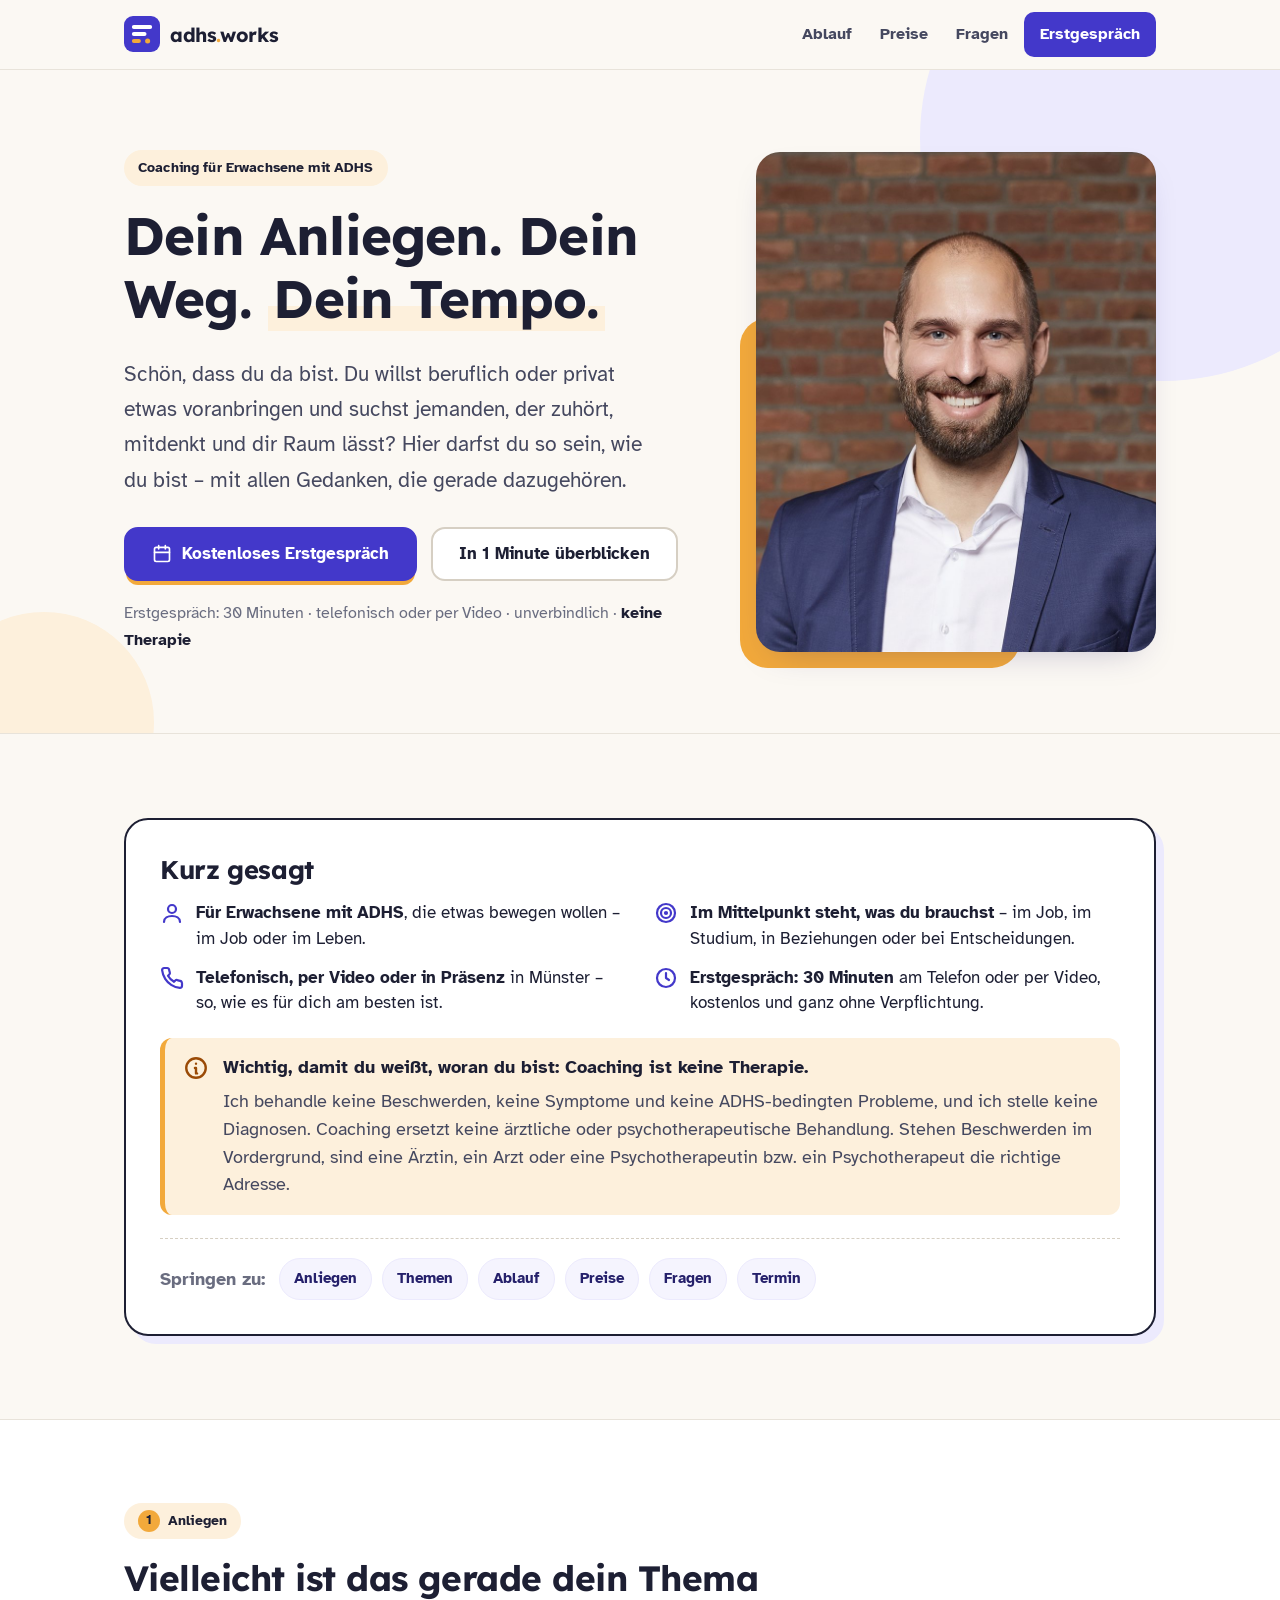
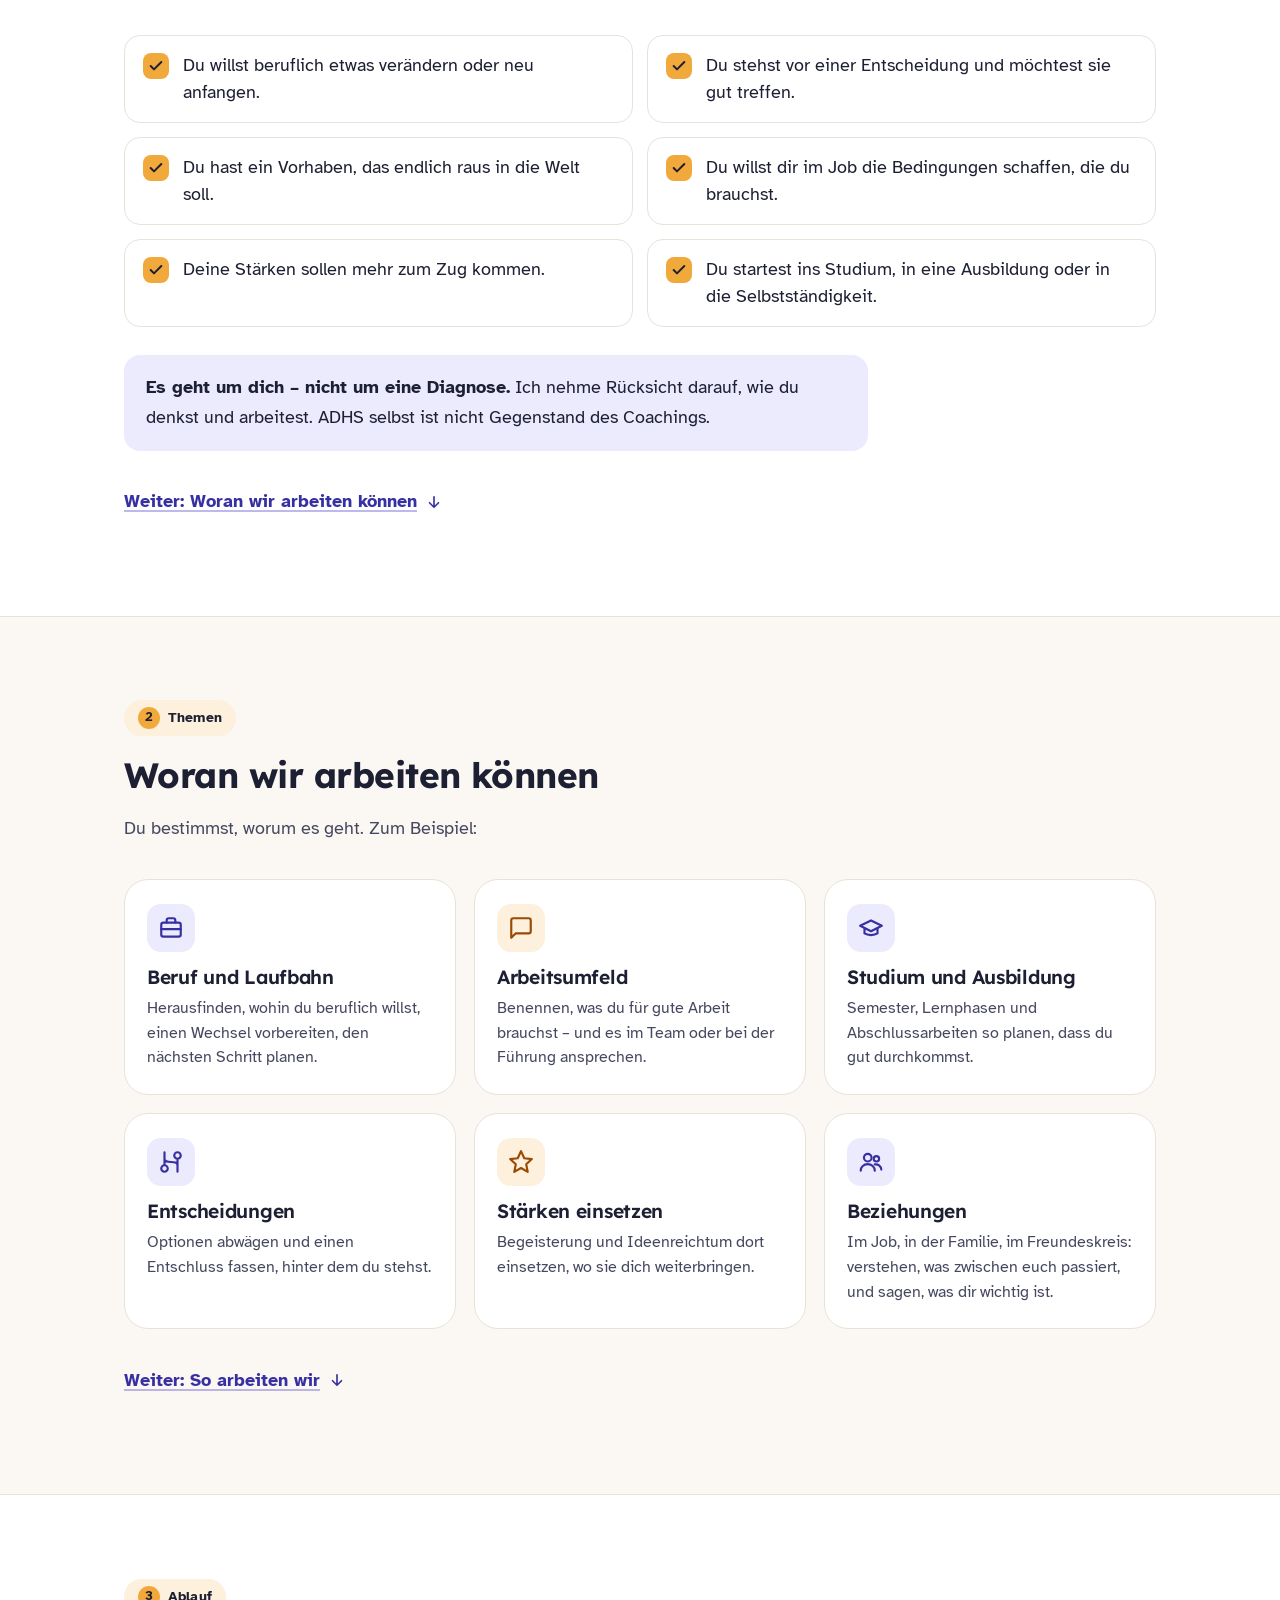
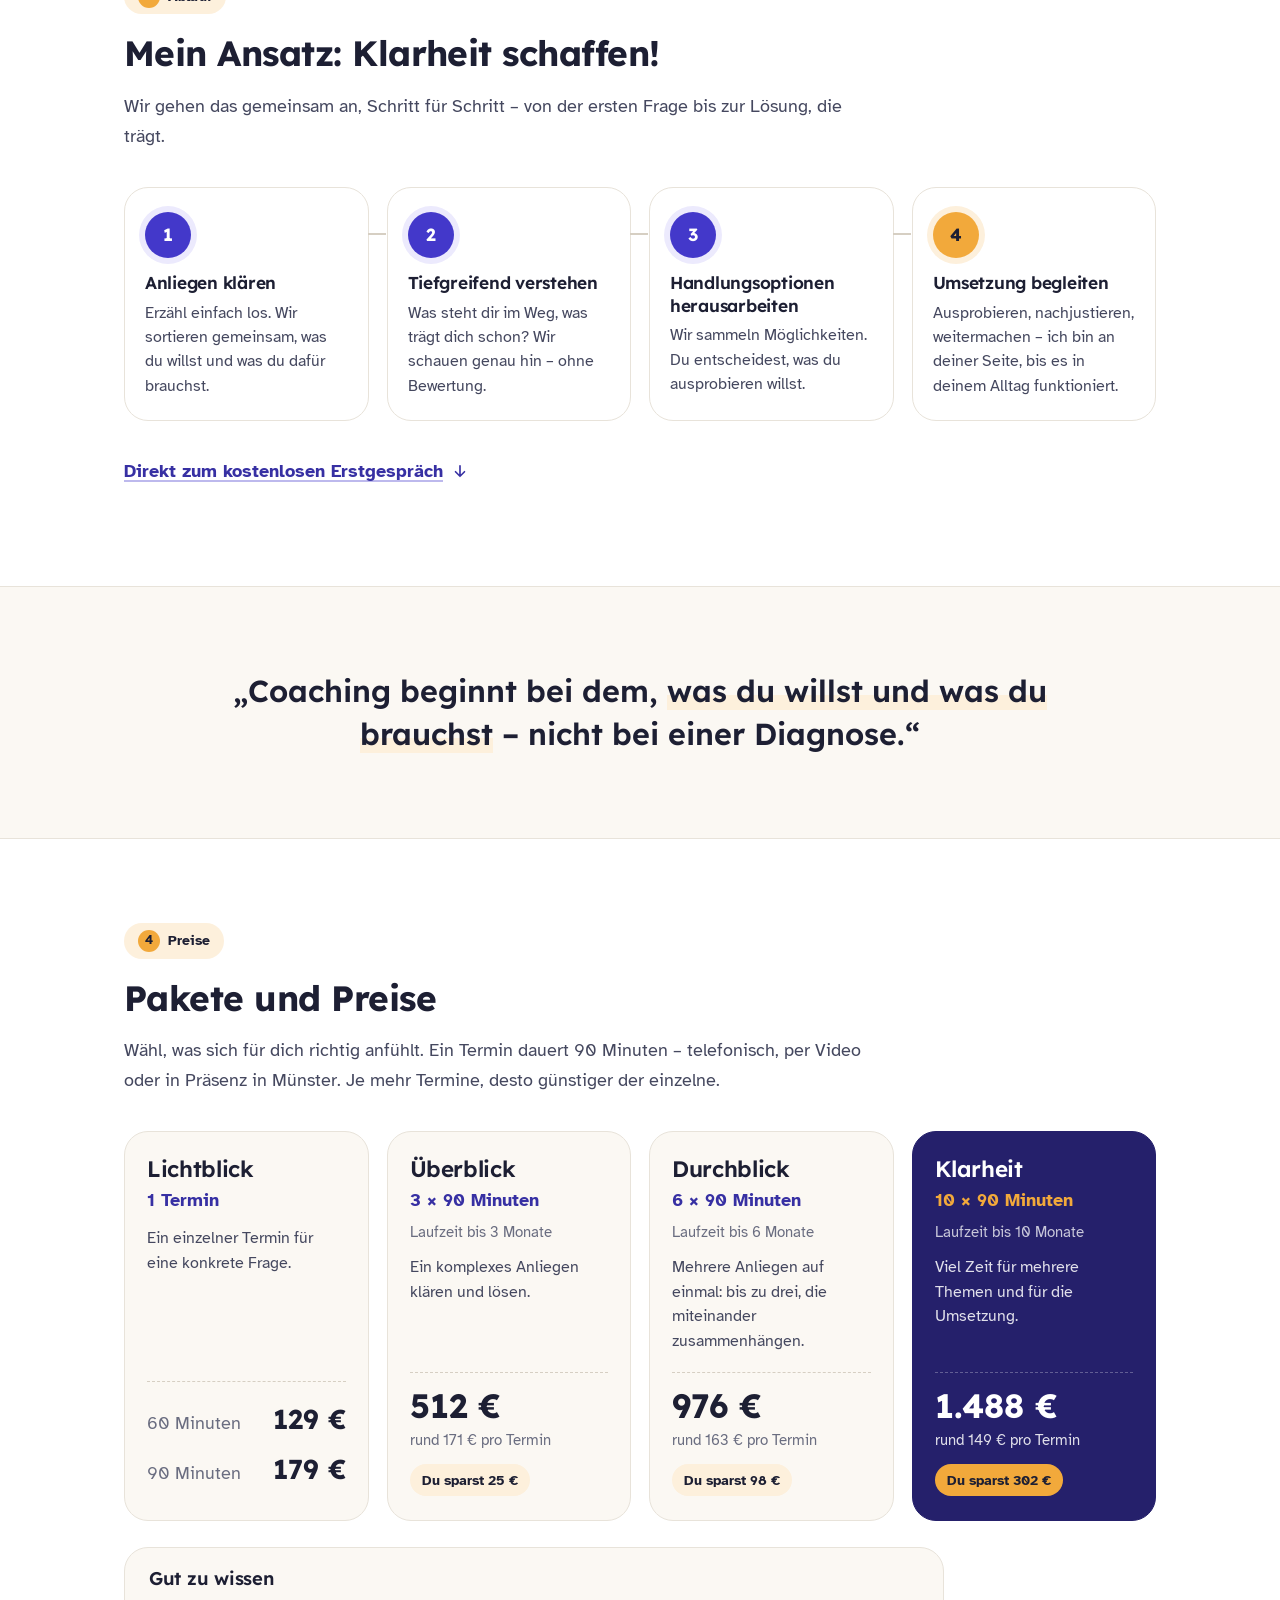
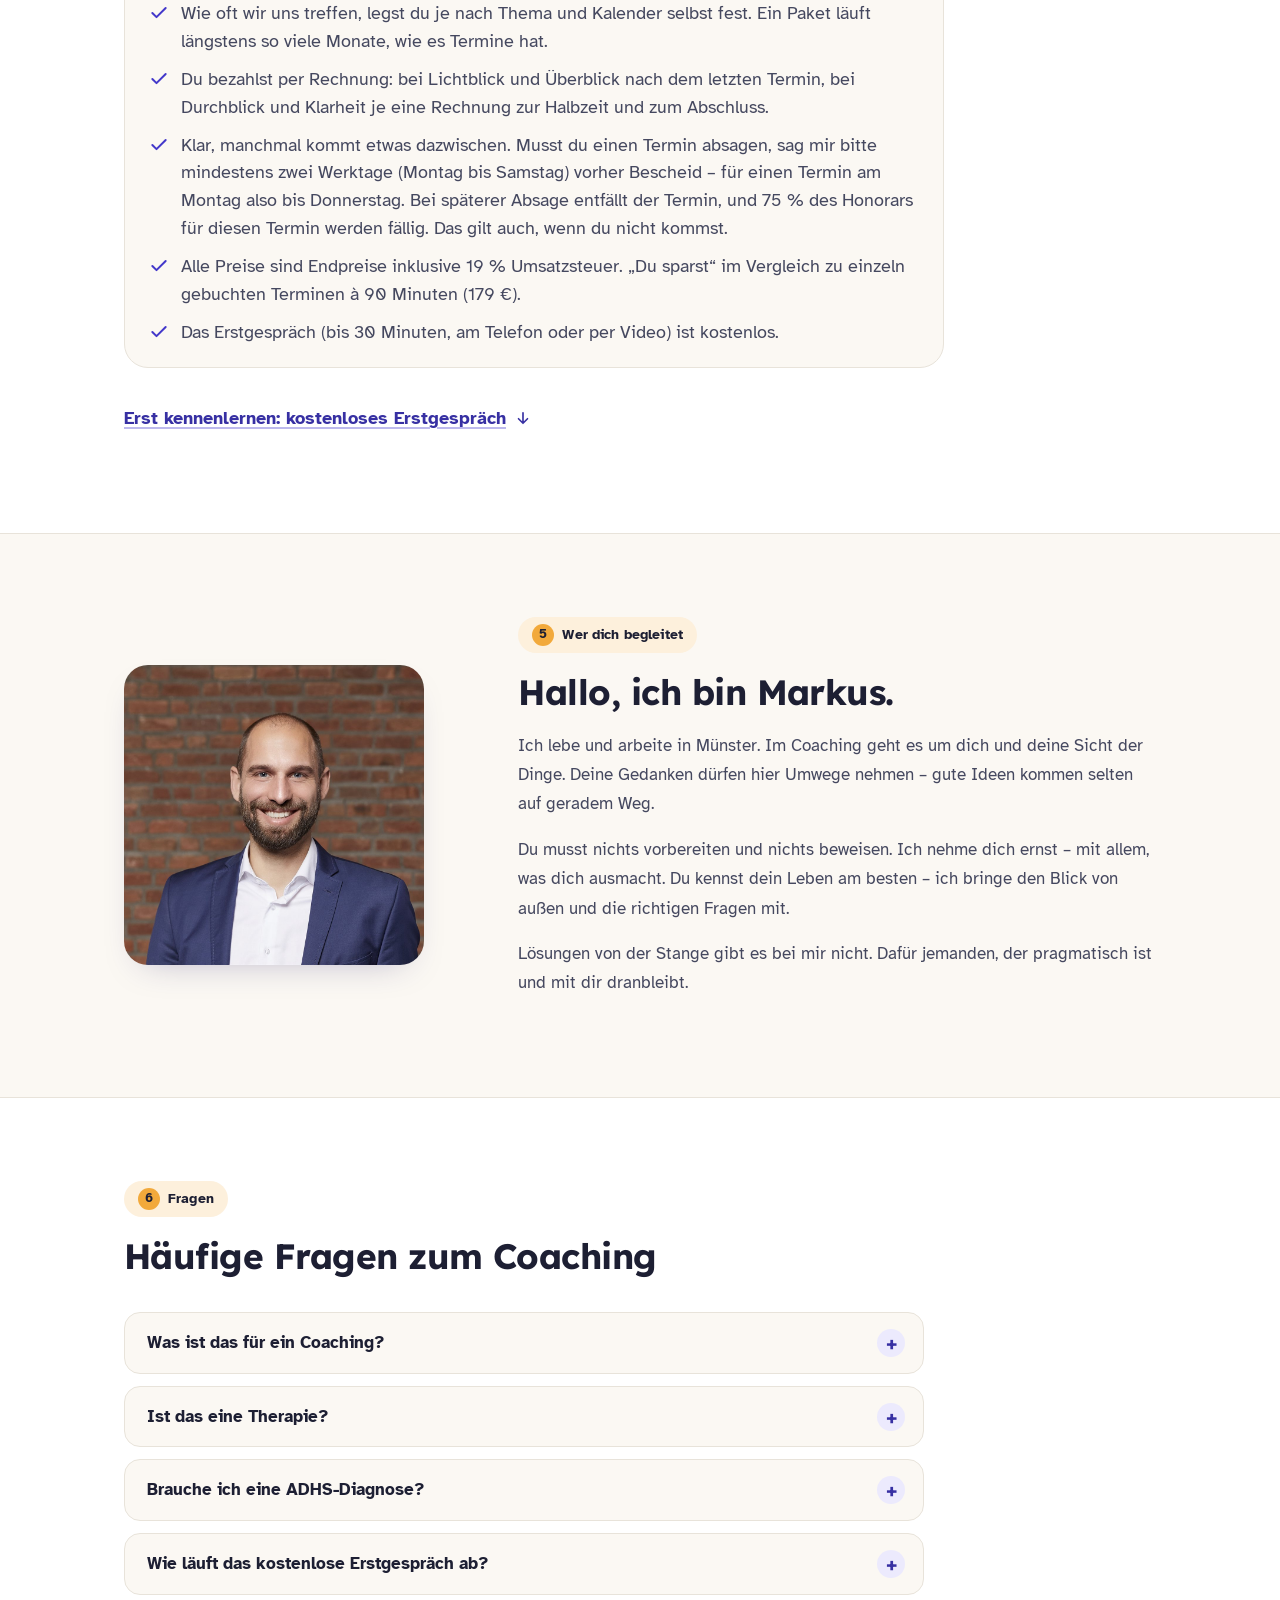
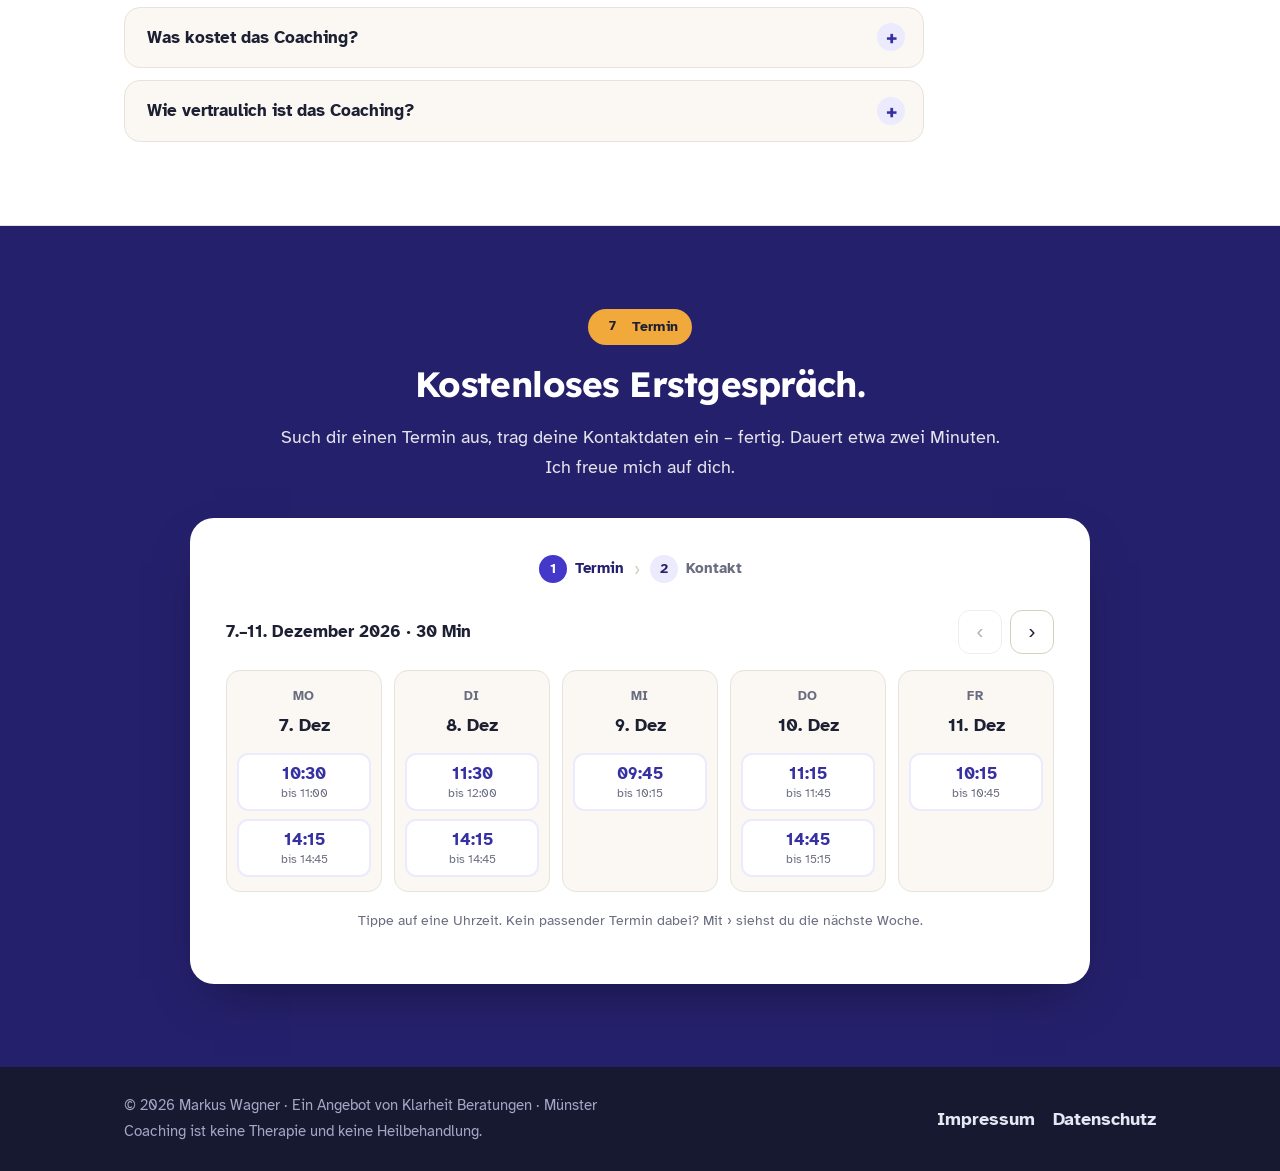
<file: index.html>
<!DOCTYPE html>
<html lang="de">
<head>
  <meta charset="utf-8" />
  <meta name="viewport" content="width=device-width, initial-scale=1" />
  <title>Coaching für Erwachsene mit ADHS – online und in Münster | adhs.works</title>
  <meta name="description" content="Coaching für Erwachsene mit ADHS zu Beruf, Beziehungen und Entscheidungen – ausgehend von dem, was du brauchst. Online oder in Münster. Keine Therapie." />
  <link rel="canonical" href="https://adhs.works/" />
  <meta property="og:type" content="website" />
  <meta property="og:title" content="Coaching für Erwachsene mit ADHS – adhs.works" />
  <meta property="og:description" content="Beruf, Beziehungen und Entscheidungen – ausgehend von dem, was du brauchst. Keine Therapie. Online oder in Münster, Erstgespräch kostenlos." />
  <meta property="og:url" content="https://adhs.works/" />
  <meta property="og:image" content="https://adhs.works/assets/img/og-image.png?v=5" />
  <meta property="og:locale" content="de_DE" />
  <meta property="og:site_name" content="adhs.works" />
  <meta name="theme-color" content="#fbf8f3" />
  <link rel="icon" type="image/svg+xml" href="assets/img/logo.svg?v=1" />
  <link rel="icon" type="image/png" href="assets/img/favicon.png?v=1" />
  <link rel="apple-touch-icon" href="assets/img/logo-180.png?v=1" />
  <link rel="preload" href="assets/fonts/atkinson-400.woff2" as="font" type="font/woff2" crossorigin />
  <link rel="preload" href="assets/fonts/lexend-700.woff2" as="font" type="font/woff2" crossorigin />
  <link rel="stylesheet" href="assets/css/style.css?v=4" />
  <script type="application/ld+json">
  {
    "@context": "https://schema.org",
    "@graph": [
      {
        "@type": "WebSite",
        "@id": "https://adhs.works/#website",
        "name": "adhs.works",
        "url": "https://adhs.works/",
        "inLanguage": "de-DE"
      },
      {
        "@type": "Service",
        "@id": "https://adhs.works/#service",
        "name": "Coaching für Erwachsene mit ADHS",
        "serviceType": "Coaching",
        "url": "https://adhs.works/",
        "description": "Coaching für Erwachsene mit ADHS zu beruflichen und persönlichen Anliegen: Beruf, Arbeitsumfeld, Studium, Entscheidungen, Stärken, Beziehungen. Keine Therapie und keine Heilbehandlung. Telefonisch, per Videokonferenz oder in Präsenz in Münster.",
        "provider": { "@id": "https://adhs.works/#person" },
        "areaServed": { "@type": "Country", "name": "Deutschland" },
        "audience": { "@type": "PeopleAudience", "audienceType": "Erwachsene mit ADHS" },
        "availableChannel": { "@type": "ServiceChannel", "serviceUrl": "https://adhs.works/#erstgespraech", "name": "Telefon, Videokonferenz oder in Präsenz in Münster" }
      },
      {
        "@type": "Person",
        "@id": "https://adhs.works/#person",
        "name": "Markus Wagner",
        "jobTitle": "Coach",
        "image": "https://adhs.works/assets/img/portrait.jpg",
        "address": { "@type": "PostalAddress", "addressLocality": "Münster", "addressCountry": "DE" }
      }
    ]
  }
  </script>
</head>
<body>

  <a class="skip" href="#inhalt">Direkt zum Inhalt</a>

  <header class="site-header">
    <div class="header-inner">
      <a class="brand" href="/" aria-label="adhs.works – Startseite">
        <img class="brand-logo" src="assets/img/logo.svg?v=1" width="36" height="36" alt="" />
        <span class="brand-name">adhs<span class="dot">.</span>works</span>
      </a>
      <nav class="nav" aria-label="Hauptnavigation">
        <a href="#ablauf">Ablauf</a>
        <a href="#preise">Preise</a>
        <a href="#fragen">Fragen</a>
        <a class="nav-cta" href="#erstgespraech">Erstgespräch</a>
      </nav>
    </div>
  </header>

  <main id="inhalt">

    <!-- Einstieg -->
    <section class="hero">
      <span class="hero-orb a" aria-hidden="true"></span>
      <span class="hero-orb b" aria-hidden="true"></span>
      <div class="container">
        <div class="hero-inner">
          <div class="hero-copy">
            <span class="eyebrow">Coaching für Erwachsene mit ADHS</span>
            <h1>Dein Anliegen. Dein Weg. <span class="hl">Dein Tempo.</span></h1>
            <p class="hero-lead">Schön, dass du da bist. Du willst beruflich oder privat etwas voranbringen und suchst jemanden, der zuhört, mitdenkt und dir Raum lässt? Hier darfst du so sein, wie du bist – mit allen Gedanken, die gerade dazugehören.</p>
            <div class="hero-actions">
              <a class="btn btn-primary" href="#erstgespraech">
                <svg viewBox="0 0 24 24" fill="none" stroke="currentColor" stroke-width="2" stroke-linecap="round" stroke-linejoin="round" aria-hidden="true"><rect x="3" y="4" width="18" height="17" rx="2"/><path d="M16 2v4M8 2v4M3 10h18"/></svg>
                Kostenloses Erstgespräch
              </a>
              <a class="btn btn-ghost" href="#kurz">In 1 Minute überblicken</a>
            </div>
            <p class="hero-note">Erstgespräch: 30 Minuten · telefonisch oder per Video · unverbindlich · <strong>keine Therapie</strong></p>
          </div>
          <div class="hero-media">
            <img class="hero-photo" src="assets/img/portrait.jpg" fetchpriority="high" width="1100" height="1018" alt="Markus Wagner, Coach" />
          </div>
        </div>
      </div>
    </section>

    <!-- Kurz gesagt -->
    <section class="section" id="kurz">
      <div class="container">
        <div class="tldr">
          <h2>Kurz gesagt</h2>
          <ul class="tldr-list">
            <li>
              <svg viewBox="0 0 24 24" fill="none" stroke="currentColor" stroke-width="2.2" stroke-linecap="round" stroke-linejoin="round" aria-hidden="true"><circle cx="12" cy="8" r="4"/><path d="M4 21c0-4 4-6 8-6s8 2 8 6"/></svg>
              <span><strong>Für Erwachsene mit ADHS</strong>, die etwas bewegen wollen – im Job oder im Leben.</span>
            </li>
            <li>
              <svg viewBox="0 0 24 24" fill="none" stroke="currentColor" stroke-width="2.2" stroke-linecap="round" stroke-linejoin="round" aria-hidden="true"><circle cx="12" cy="12" r="9"/><circle cx="12" cy="12" r="5"/><circle cx="12" cy="12" r="1"/></svg>
              <span><strong>Im Mittelpunkt steht, was du brauchst</strong> – im Job, im Studium, in Beziehungen oder bei Entscheidungen.</span>
            </li>
            <li>
              <svg viewBox="0 0 24 24" fill="none" stroke="currentColor" stroke-width="2.2" stroke-linecap="round" stroke-linejoin="round" aria-hidden="true"><path d="M22 16.9v3a2 2 0 0 1-2.2 2 19.8 19.8 0 0 1-8.6-3.1 19.5 19.5 0 0 1-6-6A19.8 19.8 0 0 1 2.1 4.2 2 2 0 0 1 4.1 2h3a2 2 0 0 1 2 1.7c.1.9.4 1.8.7 2.7a2 2 0 0 1-.5 2.1L8 9.8a16 16 0 0 0 6 6l1.3-1.3a2 2 0 0 1 2.1-.4c.9.3 1.8.6 2.7.7a2 2 0 0 1 1.7 2z"/></svg>
              <span><strong>Telefonisch, per Video oder in Präsenz</strong> in Münster – so, wie es für dich am besten ist.</span>
            </li>
            <li>
              <svg viewBox="0 0 24 24" fill="none" stroke="currentColor" stroke-width="2.2" stroke-linecap="round" stroke-linejoin="round" aria-hidden="true"><circle cx="12" cy="12" r="9"/><path d="M12 7v5l3 2"/></svg>
              <span><strong>Erstgespräch: 30 Minuten</strong> am Telefon oder per Video, kostenlos und ganz ohne Verpflichtung.</span>
            </li>
          </ul>
          <div class="notice" id="keine-therapie">
            <svg viewBox="0 0 24 24" fill="none" stroke="currentColor" stroke-width="2.2" stroke-linecap="round" stroke-linejoin="round" aria-hidden="true"><circle cx="12" cy="12" r="9"/><path d="M12 8h.01M11 12h1v5h1"/></svg>
            <div>
              <p><strong>Wichtig, damit du weißt, woran du bist: Coaching ist keine Therapie.</strong></p>
              <p>Ich behandle keine Beschwerden, keine Symptome und keine ADHS-bedingten Probleme, und ich stelle keine Diagnosen. Coaching ersetzt keine ärztliche oder psychotherapeutische Behandlung. Stehen Beschwerden im Vordergrund, sind eine Ärztin, ein Arzt oder eine Psychotherapeutin bzw. ein Psychotherapeut die richtige Adresse.</p>
            </div>
          </div>
          <nav class="jump" aria-label="Springen zu">
            <span>Springen zu:</span>
            <a href="#anliegen">Anliegen</a>
            <a href="#themen">Themen</a>
            <a href="#ablauf">Ablauf</a>
            <a href="#preise">Preise</a>
            <a href="#fragen">Fragen</a>
            <a href="#erstgespraech">Termin</a>
          </nav>
        </div>
      </div>
    </section>

    <!-- Anliegen -->
    <section class="section section-alt" id="anliegen">
      <div class="container">
        <div class="section-head">
          <span class="eyebrow"><span class="num">1</span> Anliegen</span>
          <h2>Vielleicht ist das gerade dein Thema</h2>
        </div>
        <ul class="checks">
          <li><span class="box" aria-hidden="true"><svg viewBox="0 0 24 24" fill="none" stroke="currentColor" stroke-width="3" stroke-linecap="round" stroke-linejoin="round"><path d="M20 6L9 17l-5-5"/></svg></span>Du willst beruflich etwas verändern oder neu anfangen.</li>
          <li><span class="box" aria-hidden="true"><svg viewBox="0 0 24 24" fill="none" stroke="currentColor" stroke-width="3" stroke-linecap="round" stroke-linejoin="round"><path d="M20 6L9 17l-5-5"/></svg></span>Du stehst vor einer Entscheidung und möchtest sie gut treffen.</li>
          <li><span class="box" aria-hidden="true"><svg viewBox="0 0 24 24" fill="none" stroke="currentColor" stroke-width="3" stroke-linecap="round" stroke-linejoin="round"><path d="M20 6L9 17l-5-5"/></svg></span>Du hast ein Vorhaben, das endlich raus in die Welt soll.</li>
          <li><span class="box" aria-hidden="true"><svg viewBox="0 0 24 24" fill="none" stroke="currentColor" stroke-width="3" stroke-linecap="round" stroke-linejoin="round"><path d="M20 6L9 17l-5-5"/></svg></span>Du willst dir im Job die Bedingungen schaffen, die du brauchst.</li>
          <li><span class="box" aria-hidden="true"><svg viewBox="0 0 24 24" fill="none" stroke="currentColor" stroke-width="3" stroke-linecap="round" stroke-linejoin="round"><path d="M20 6L9 17l-5-5"/></svg></span>Deine Stärken sollen mehr zum Zug kommen.</li>
          <li><span class="box" aria-hidden="true"><svg viewBox="0 0 24 24" fill="none" stroke="currentColor" stroke-width="3" stroke-linecap="round" stroke-linejoin="round"><path d="M20 6L9 17l-5-5"/></svg></span>Du startest ins Studium, in eine Ausbildung oder in die Selbstständigkeit.</li>
        </ul>
        <div class="callout">
          <p><strong>Es geht um dich – nicht um eine Diagnose.</strong> Ich nehme Rücksicht darauf, wie du denkst und arbeitest. ADHS selbst ist nicht Gegenstand des Coachings.</p>
        </div>
        <p class="next"><a href="#themen">Weiter: Woran wir arbeiten können
          <svg viewBox="0 0 24 24" fill="none" stroke="currentColor" stroke-width="2.2" stroke-linecap="round" stroke-linejoin="round" aria-hidden="true"><path d="M12 5v14M6 13l6 6 6-6"/></svg></a></p>
      </div>
    </section>

    <!-- Themen -->
    <section class="section" id="themen">
      <div class="container">
        <div class="section-head">
          <span class="eyebrow"><span class="num">2</span> Themen</span>
          <h2>Woran wir arbeiten können</h2>
          <p>Du bestimmst, worum es geht. Zum Beispiel:</p>
        </div>
        <div class="topics">
          <article class="topic">
            <div class="topic-icon"><svg viewBox="0 0 24 24" fill="none" stroke="currentColor" stroke-width="2" stroke-linecap="round" stroke-linejoin="round" aria-hidden="true"><rect x="3" y="7" width="18" height="13" rx="2"/><path d="M8 7V5a2 2 0 0 1 2-2h4a2 2 0 0 1 2 2v2M3 13h18"/></svg></div>
            <h3>Beruf und Laufbahn</h3>
            <p>Herausfinden, wohin du beruflich willst, einen Wechsel vorbereiten, den nächsten Schritt planen.</p>
          </article>
          <article class="topic">
            <div class="topic-icon"><svg viewBox="0 0 24 24" fill="none" stroke="currentColor" stroke-width="2" stroke-linecap="round" stroke-linejoin="round" aria-hidden="true"><path d="M21 15a2 2 0 0 1-2 2H7l-4 4V5a2 2 0 0 1 2-2h14a2 2 0 0 1 2 2z"/></svg></div>
            <h3>Arbeitsumfeld</h3>
            <p>Benennen, was du für gute Arbeit brauchst – und es im Team oder bei der Führung ansprechen.</p>
          </article>
          <article class="topic">
            <div class="topic-icon"><svg viewBox="0 0 24 24" fill="none" stroke="currentColor" stroke-width="2" stroke-linecap="round" stroke-linejoin="round" aria-hidden="true"><path d="M22 10L12 5 2 10l10 5 10-5z"/><path d="M6 12v5c3 2 9 2 12 0v-5"/></svg></div>
            <h3>Studium und Ausbildung</h3>
            <p>Semester, Lernphasen und Abschlussarbeiten so planen, dass du gut durchkommst.</p>
          </article>
          <article class="topic">
            <div class="topic-icon"><svg viewBox="0 0 24 24" fill="none" stroke="currentColor" stroke-width="2" stroke-linecap="round" stroke-linejoin="round" aria-hidden="true"><path d="M6 3v12M18 9v12M6 15a3 3 0 1 0 0 6 3 3 0 0 0 0-6zM18 3a3 3 0 1 0 0 6 3 3 0 0 0 0-6zM6 9c0 6 12 0 12 6"/></svg></div>
            <h3>Entscheidungen</h3>
            <p>Optionen abwägen und einen Entschluss fassen, hinter dem du stehst.</p>
          </article>
          <article class="topic">
            <div class="topic-icon"><svg viewBox="0 0 24 24" fill="none" stroke="currentColor" stroke-width="2" stroke-linecap="round" stroke-linejoin="round" aria-hidden="true"><path d="M12 2l3 6.5 7 .8-5.2 4.8 1.4 7L12 17.6 5.8 21.1l1.4-7L2 9.3l7-.8L12 2z"/></svg></div>
            <h3>Stärken einsetzen</h3>
            <p>Begeisterung und Ideenreichtum dort einsetzen, wo sie dich weiterbringen.</p>
          </article>
          <article class="topic">
            <div class="topic-icon"><svg viewBox="0 0 24 24" fill="none" stroke="currentColor" stroke-width="2" stroke-linecap="round" stroke-linejoin="round" aria-hidden="true"><circle cx="9" cy="8" r="3.5"/><circle cx="17" cy="9" r="2.5"/><path d="M2.5 20c0-3.6 2.9-6 6.5-6s6.5 2.4 6.5 6"/><path d="M15.5 14.2c3.2-.4 6 1.6 6 4.8"/></svg></div>
            <h3>Beziehungen</h3>
            <p>Im Job, in der Familie, im Freundeskreis: verstehen, was zwischen euch passiert, und sagen, was dir wichtig ist.</p>
          </article>
        </div>
        <p class="next"><a href="#ablauf">Weiter: So arbeiten wir
          <svg viewBox="0 0 24 24" fill="none" stroke="currentColor" stroke-width="2.2" stroke-linecap="round" stroke-linejoin="round" aria-hidden="true"><path d="M12 5v14M6 13l6 6 6-6"/></svg></a></p>
      </div>
    </section>

    <!-- Ablauf -->
    <section class="section section-alt" id="ablauf">
      <div class="container">
        <div class="section-head">
          <span class="eyebrow"><span class="num">3</span> Ablauf</span>
          <h2>Mein Ansatz: Klarheit schaffen!</h2>
          <p>Wir gehen das gemeinsam an, Schritt für Schritt – von der ersten Frage bis zur Lösung, die trägt.</p>
        </div>
        <ol class="process">
          <li class="step">
            <div class="n" aria-hidden="true">1</div>
            <h3>Anliegen klären</h3>
            <p>Erzähl einfach los. Wir sortieren gemeinsam, was du willst und was du dafür brauchst.</p>
          </li>
          <li class="step">
            <div class="n" aria-hidden="true">2</div>
            <h3>Tiefgreifend verstehen</h3>
            <p>Was steht dir im Weg, was trägt dich schon? Wir schauen genau hin – ohne Bewertung.</p>
          </li>
          <li class="step">
            <div class="n" aria-hidden="true">3</div>
            <h3>Handlungsoptionen herausarbeiten</h3>
            <p>Wir sammeln Möglichkeiten. Du entscheidest, was du ausprobieren willst.</p>
          </li>
          <li class="step">
            <div class="n" aria-hidden="true">4</div>
            <h3>Umsetzung begleiten</h3>
            <p>Ausprobieren, nachjustieren, weitermachen – ich bin an deiner Seite, bis es in deinem Alltag funktioniert.</p>
          </li>
        </ol>
        <p class="next"><a href="#erstgespraech">Direkt zum kostenlosen Erstgespräch
          <svg viewBox="0 0 24 24" fill="none" stroke="currentColor" stroke-width="2.2" stroke-linecap="round" stroke-linejoin="round" aria-hidden="true"><path d="M12 5v14M6 13l6 6 6-6"/></svg></a></p>
      </div>
    </section>

    <!-- Statement -->
    <section class="section">
      <div class="container">
        <blockquote class="quote">
          <p>„Coaching beginnt bei dem, <span class="hl">was du willst und was du brauchst</span> – nicht bei einer Diagnose.“</p>
        </blockquote>
      </div>
    </section>

    <!-- Pakete und Preise -->
    <section class="section section-alt" id="preise">
      <div class="container">
        <div class="section-head">
          <span class="eyebrow"><span class="num">4</span> Preise</span>
          <h2>Pakete und Preise</h2>
          <p>Wähl, was sich für dich richtig anfühlt. Ein Termin dauert 90 Minuten – telefonisch, per Video oder in Präsenz in Münster. Je mehr Termine, desto günstiger der einzelne.</p>
        </div>
        <div class="packages">
          <article class="package">
            <h3>Lichtblick</h3>
            <p class="scope">1 Termin</p>
            <p class="desc">Ein einzelner Termin für eine konkrete Frage.</p>
            <div class="bottom">
              <p class="price-row"><span>60 Minuten</span><strong>129 €</strong></p>
              <p class="price-row"><span>90 Minuten</span><strong>179 €</strong></p>
            </div>
          </article>
          <article class="package">
            <h3>Überblick</h3>
            <p class="scope">3 × 90 Minuten</p>
            <p class="term">Laufzeit bis 3 Monate</p>
            <p class="desc">Ein komplexes Anliegen klären und lösen.</p>
            <div class="bottom">
              <p class="price">512 €</p>
              <p class="per">rund 171 € pro Termin</p>
              <p class="save">Du sparst 25 €</p>
            </div>
          </article>
          <article class="package">
            <h3>Durchblick</h3>
            <p class="scope">6 × 90 Minuten</p>
            <p class="term">Laufzeit bis 6 Monate</p>
            <p class="desc">Mehrere Anliegen auf einmal: bis zu drei, die miteinander zusammenhängen.</p>
            <div class="bottom">
              <p class="price">976 €</p>
              <p class="per">rund 163 € pro Termin</p>
              <p class="save">Du sparst 98 €</p>
            </div>
          </article>
          <article class="package top">
            <h3>Klarheit</h3>
            <p class="scope">10 × 90 Minuten</p>
            <p class="term">Laufzeit bis 10 Monate</p>
            <p class="desc">Viel Zeit für mehrere Themen und für die Umsetzung.</p>
            <div class="bottom">
              <p class="price">1.488 €</p>
              <p class="per">rund 149 € pro Termin</p>
              <p class="save">Du sparst 302 €</p>
            </div>
          </article>
        </div>
        <div class="good-to-know">
          <h3>Gut zu wissen</h3>
          <ul>
            <li><svg viewBox="0 0 24 24" fill="none" stroke="currentColor" stroke-width="2.4" stroke-linecap="round" stroke-linejoin="round" aria-hidden="true"><path d="M20 6L9 17l-5-5"/></svg><span>Wie oft wir uns treffen, legst du je nach Thema und Kalender selbst fest. Ein Paket läuft längstens so viele Monate, wie es Termine hat.</span></li>
            <li><svg viewBox="0 0 24 24" fill="none" stroke="currentColor" stroke-width="2.4" stroke-linecap="round" stroke-linejoin="round" aria-hidden="true"><path d="M20 6L9 17l-5-5"/></svg><span>Du bezahlst per Rechnung: bei Lichtblick und Überblick nach dem letzten Termin, bei Durchblick und Klarheit je eine Rechnung zur Halbzeit und zum Abschluss.</span></li>
            <li><svg viewBox="0 0 24 24" fill="none" stroke="currentColor" stroke-width="2.4" stroke-linecap="round" stroke-linejoin="round" aria-hidden="true"><path d="M20 6L9 17l-5-5"/></svg><span>Klar, manchmal kommt etwas dazwischen. Musst du einen Termin absagen, sag mir bitte mindestens zwei Werktage (Montag bis Samstag) vorher Bescheid – für einen Termin am Montag also bis Donnerstag. Bei späterer Absage entfällt der Termin, und 75 % des Honorars für diesen Termin werden fällig. Das gilt auch, wenn du nicht kommst.</span></li>
            <li><svg viewBox="0 0 24 24" fill="none" stroke="currentColor" stroke-width="2.4" stroke-linecap="round" stroke-linejoin="round" aria-hidden="true"><path d="M20 6L9 17l-5-5"/></svg><span>Alle Preise sind Endpreise inklusive 19 % Umsatzsteuer. „Du sparst“ im Vergleich zu einzeln gebuchten Terminen à 90 Minuten (179 €).</span></li>
            <li><svg viewBox="0 0 24 24" fill="none" stroke="currentColor" stroke-width="2.4" stroke-linecap="round" stroke-linejoin="round" aria-hidden="true"><path d="M20 6L9 17l-5-5"/></svg><span>Das Erstgespräch (bis 30 Minuten, am Telefon oder per Video) ist kostenlos.</span></li>
          </ul>
        </div>
        <p class="next"><a href="#erstgespraech">Erst kennenlernen: kostenloses Erstgespräch
          <svg viewBox="0 0 24 24" fill="none" stroke="currentColor" stroke-width="2.2" stroke-linecap="round" stroke-linejoin="round" aria-hidden="true"><path d="M12 5v14M6 13l6 6 6-6"/></svg></a></p>
      </div>
    </section>

    <!-- Über mich -->
    <section class="section" id="ueber-mich">
      <div class="container">
        <div class="about">
          <div class="about-photo">
            <img src="assets/img/portrait.jpg" loading="lazy" width="1100" height="1018" alt="Markus Wagner" />
          </div>
          <div class="about-copy">
            <span class="eyebrow"><span class="num">5</span> Wer dich begleitet</span>
            <h2>Hallo, ich bin Markus.</h2>
            <p>Ich lebe und arbeite in Münster. Im Coaching geht es um dich und deine Sicht der Dinge. Deine Gedanken dürfen hier Umwege nehmen – gute Ideen kommen selten auf geradem Weg.</p>
            <p>Du musst nichts vorbereiten und nichts beweisen. Ich nehme dich ernst – mit allem, was dich ausmacht. Du kennst dein Leben am besten – ich bringe den Blick von außen und die richtigen Fragen mit.</p>
            <p>Lösungen von der Stange gibt es bei mir nicht. Dafür jemanden, der pragmatisch ist und mit dir dranbleibt.</p>
          </div>
        </div>
      </div>
    </section>

    <!-- Häufige Fragen -->
    <section class="section section-alt faq-section" id="fragen">
      <div class="container">
        <div class="section-head">
          <span class="eyebrow"><span class="num">6</span> Fragen</span>
          <h2>Häufige Fragen zum Coaching</h2>
        </div>
        <div class="faq">
          <details>
            <summary>Was ist das für ein Coaching?</summary>
            <div class="faq-a"><p>Coaching begleitet dich bei beruflichen und persönlichen Themen. Du bringst mit, was dich gerade beschäftigt – eine Frage, ein Vorhaben oder erst mal nur das Gefühl, dass sich etwas ändern soll. Gemeinsam gehen wir dem nach und erarbeiten Lösungen, die zu dir passen. Dieses Coaching richtet sich an Erwachsene mit ADHS und nimmt Rücksicht darauf, wie du arbeitest. ADHS selbst ist nicht Gegenstand des Coachings.</p></div>
          </details>
          <details>
            <summary>Ist das eine Therapie?</summary>
            <div class="faq-a">
              <p>Nein. Coaching ist keine Heilbehandlung und keine Psychotherapie. Ich behandle keine Beschwerden, keine Symptome und keine ADHS-bedingten Probleme, und ich stelle keine Diagnosen. Coaching ersetzt weder eine ärztliche oder psychotherapeutische Behandlung noch Medikamente.</p>
              <p>Merke ich im Erstgespräch oder später, dass Beschwerden im Vordergrund stehen, sage ich dir das offen. Dann ist eine Behandlung der richtige Weg und nicht Coaching. Bist du in Behandlung, sprich das Coaching am besten vorher mit deiner Ärztin, deinem Arzt oder deiner Psychotherapeutin bzw. deinem Psychotherapeuten ab.</p>
              <p>In einer akuten Krise erreichst du die TelefonSeelsorge rund um die Uhr kostenlos unter 0800 111 0 111 oder 0800 111 0 222. Im Notfall wähle 112.</p>
            </div>
          </details>
          <details>
            <summary>Brauche ich eine ADHS-Diagnose?</summary>
            <div class="faq-a"><p>Nein. Das Coaching setzt keine Diagnose voraus, und es stellt auch keine. Wenn du vermutest, ADHS zu haben, und das klären möchtest, sind Ärztinnen und Ärzte oder Psychotherapeutinnen und Psychotherapeuten dafür zuständig.</p></div>
          </details>
          <details>
            <summary>Wie läuft das kostenlose Erstgespräch ab?</summary>
            <div class="faq-a"><p>Du wählst unten im Kalender einen freien Termin. Wir telefonieren oder sehen uns per Video, bis zu 30 Minuten. Du erzählst, was dich beschäftigt, und ich höre dir zu. Am Ende überlegen wir zusammen, ob Coaching jetzt das Richtige für dich ist. Kein Druck, keine Verpflichtung.</p></div>
          </details>
          <details>
            <summary>Was kostet das Coaching?</summary>
            <div class="faq-a"><p>Das Erstgespräch ist bis 30 Minuten kostenlos. Danach buchst du einen Einzeltermin (60 Minuten 129 €, 90 Minuten 179 €) oder ein Paket mit 3, 6 oder 10 Terminen – telefonisch, per Video oder in Präsenz in Münster. Alle Preise findest du unter <a href="#preise">Pakete und Preise</a>. Es sind Endpreise inklusive 19 % Umsatzsteuer, ohne versteckte Kosten. Du bezahlst per Rechnung.</p></div>
          </details>
          <details>
            <summary>Wie vertraulich ist das Coaching?</summary>
            <div class="faq-a"><p>Alles, was du mir erzählst, bleibt unter uns. Ich gebe nichts an Dritte weiter – auch nicht an Arbeitgeber, Hochschule oder Familie. Gespräche zeichne ich nicht auf.</p></div>
          </details>
        </div>
      </div>
    </section>

    <!-- Erstgespräch -->
    <section class="section booking-section" id="erstgespraech">
      <div class="container">
        <div class="section-head center">
          <span class="eyebrow"><span class="num">7</span> Termin</span>
          <h2>Kostenloses Erstgespräch.</h2>
          <p>Such dir einen Termin aus, trag deine Kontaktdaten ein – fertig. Dauert etwa zwei Minuten. Ich freue mich auf dich.</p>
        </div>
        <div class="booking-card">
          <div class="booking" id="booking" data-area="coaching">
            <noscript>
              <p style="text-align:center;">Für die Online-Terminwahl bitte JavaScript aktivieren – oder schreib mir direkt an markus@adhs.works.</p>
            </noscript>
          </div>
        </div>
      </div>
    </section>

  </main>

  <footer class="site-footer">
    <div class="footer-inner">
      <span class="footer-note">© 2026 Markus Wagner · Ein Angebot von Klarheit Beratungen · Münster<br />Coaching ist keine Therapie und keine Heilbehandlung.</span>
      <div class="footer-links">
        <a href="impressum.html">Impressum</a>
        <a href="datenschutz.html">Datenschutz</a>
      </div>
    </div>
  </footer>

  <script src="assets/js/booking.js?v=5"></script>
</body>
</html>
</file>
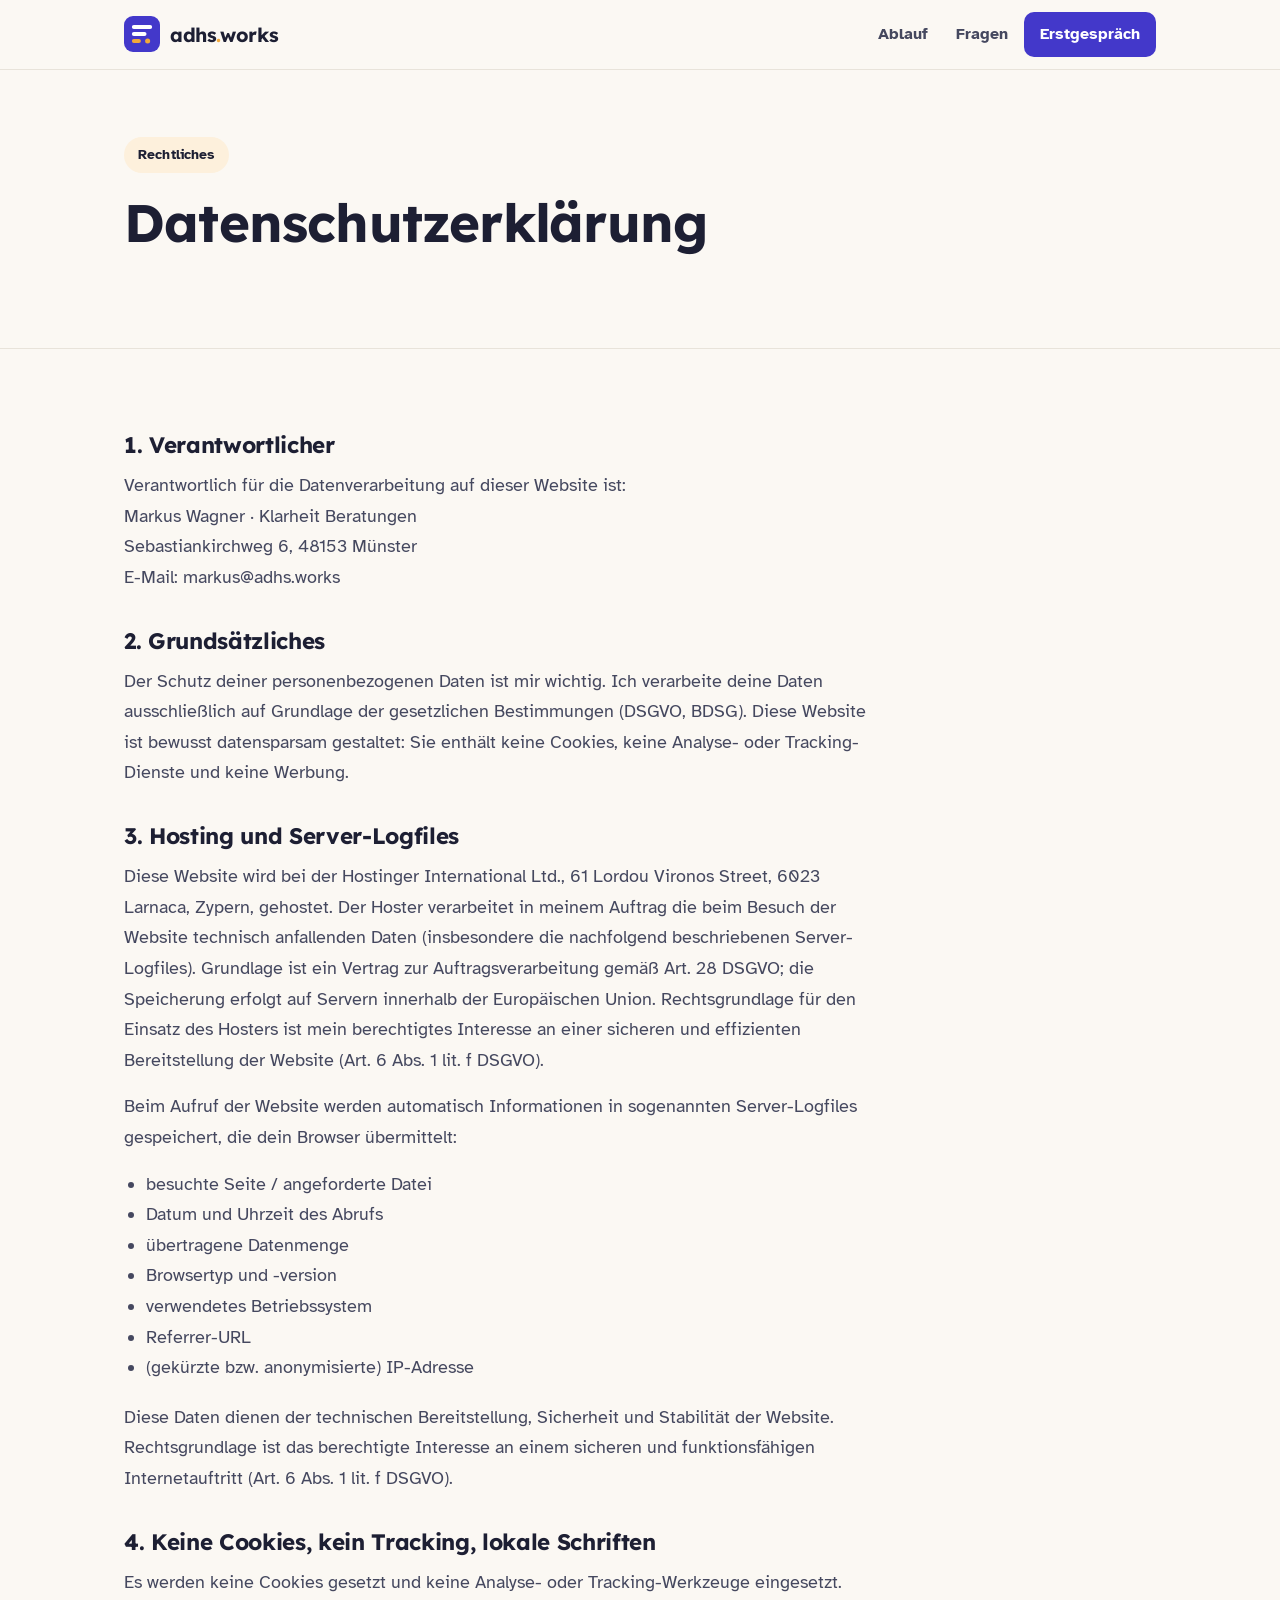
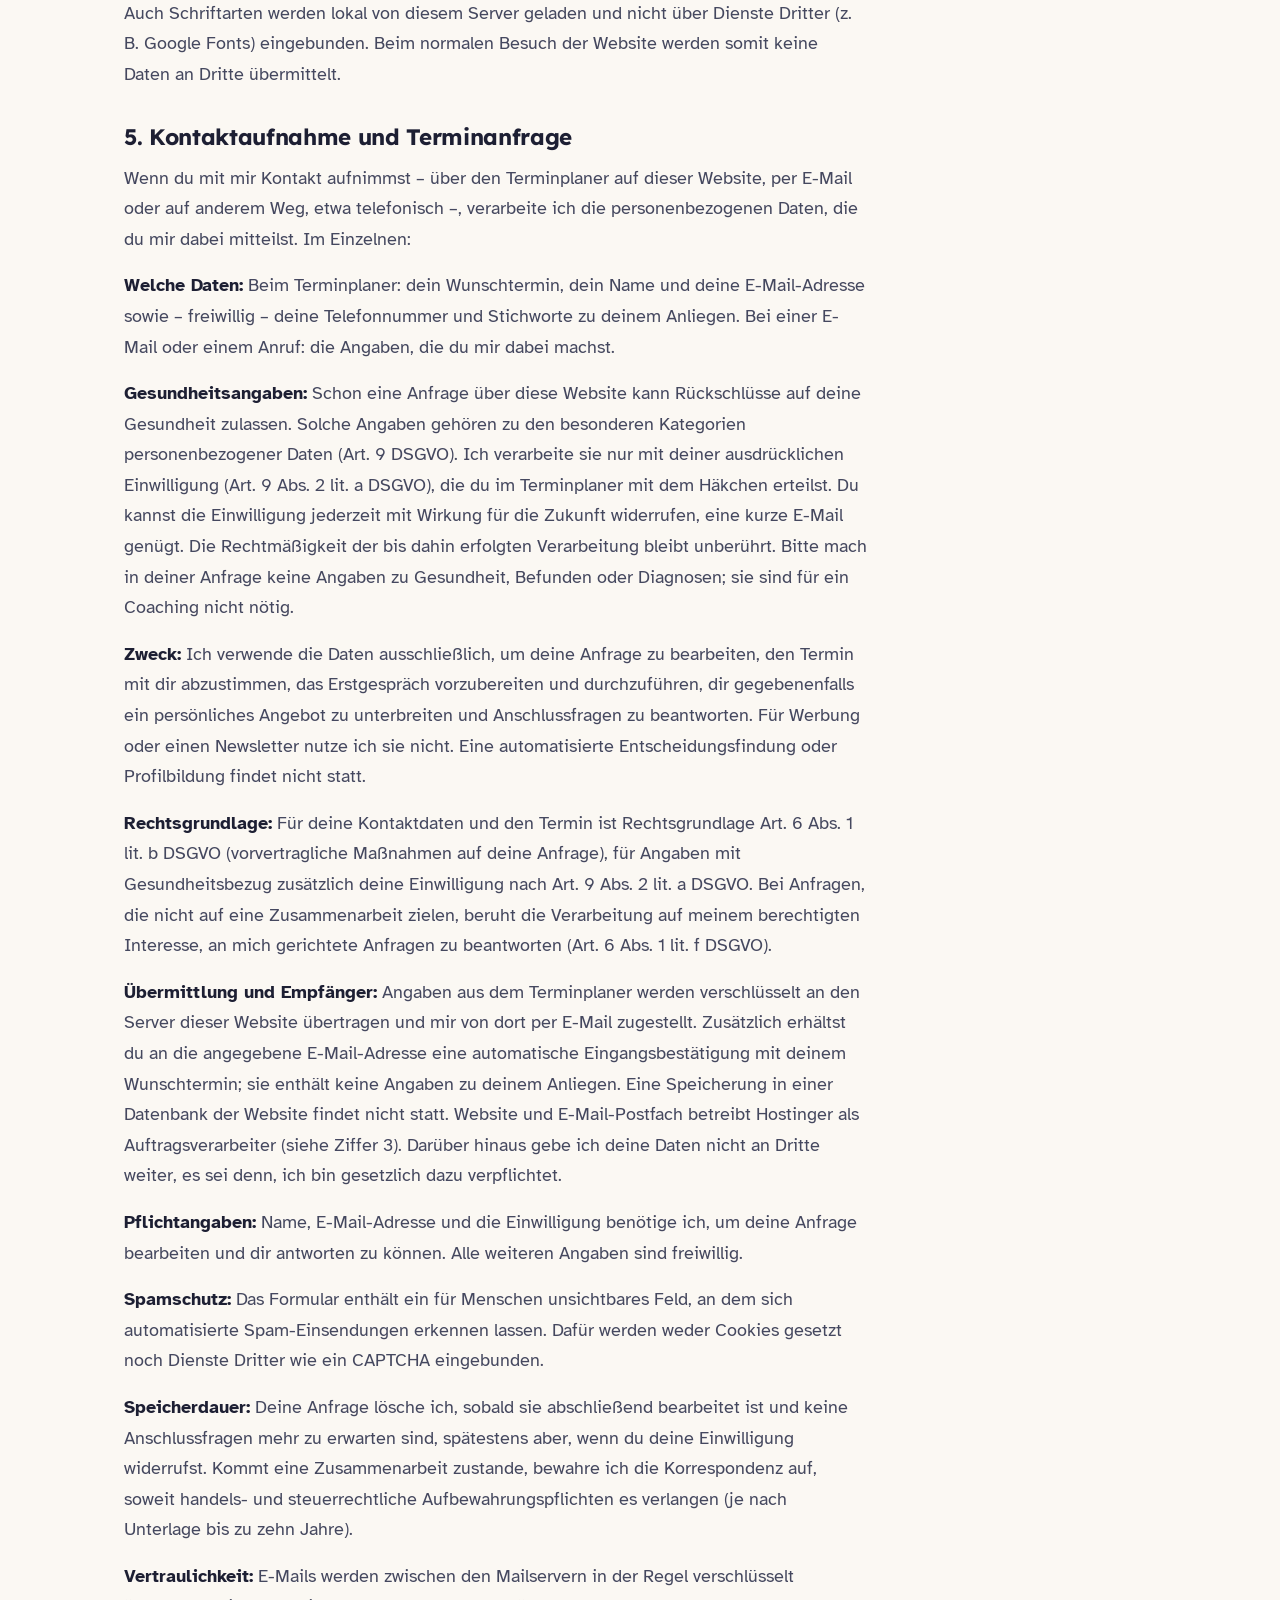
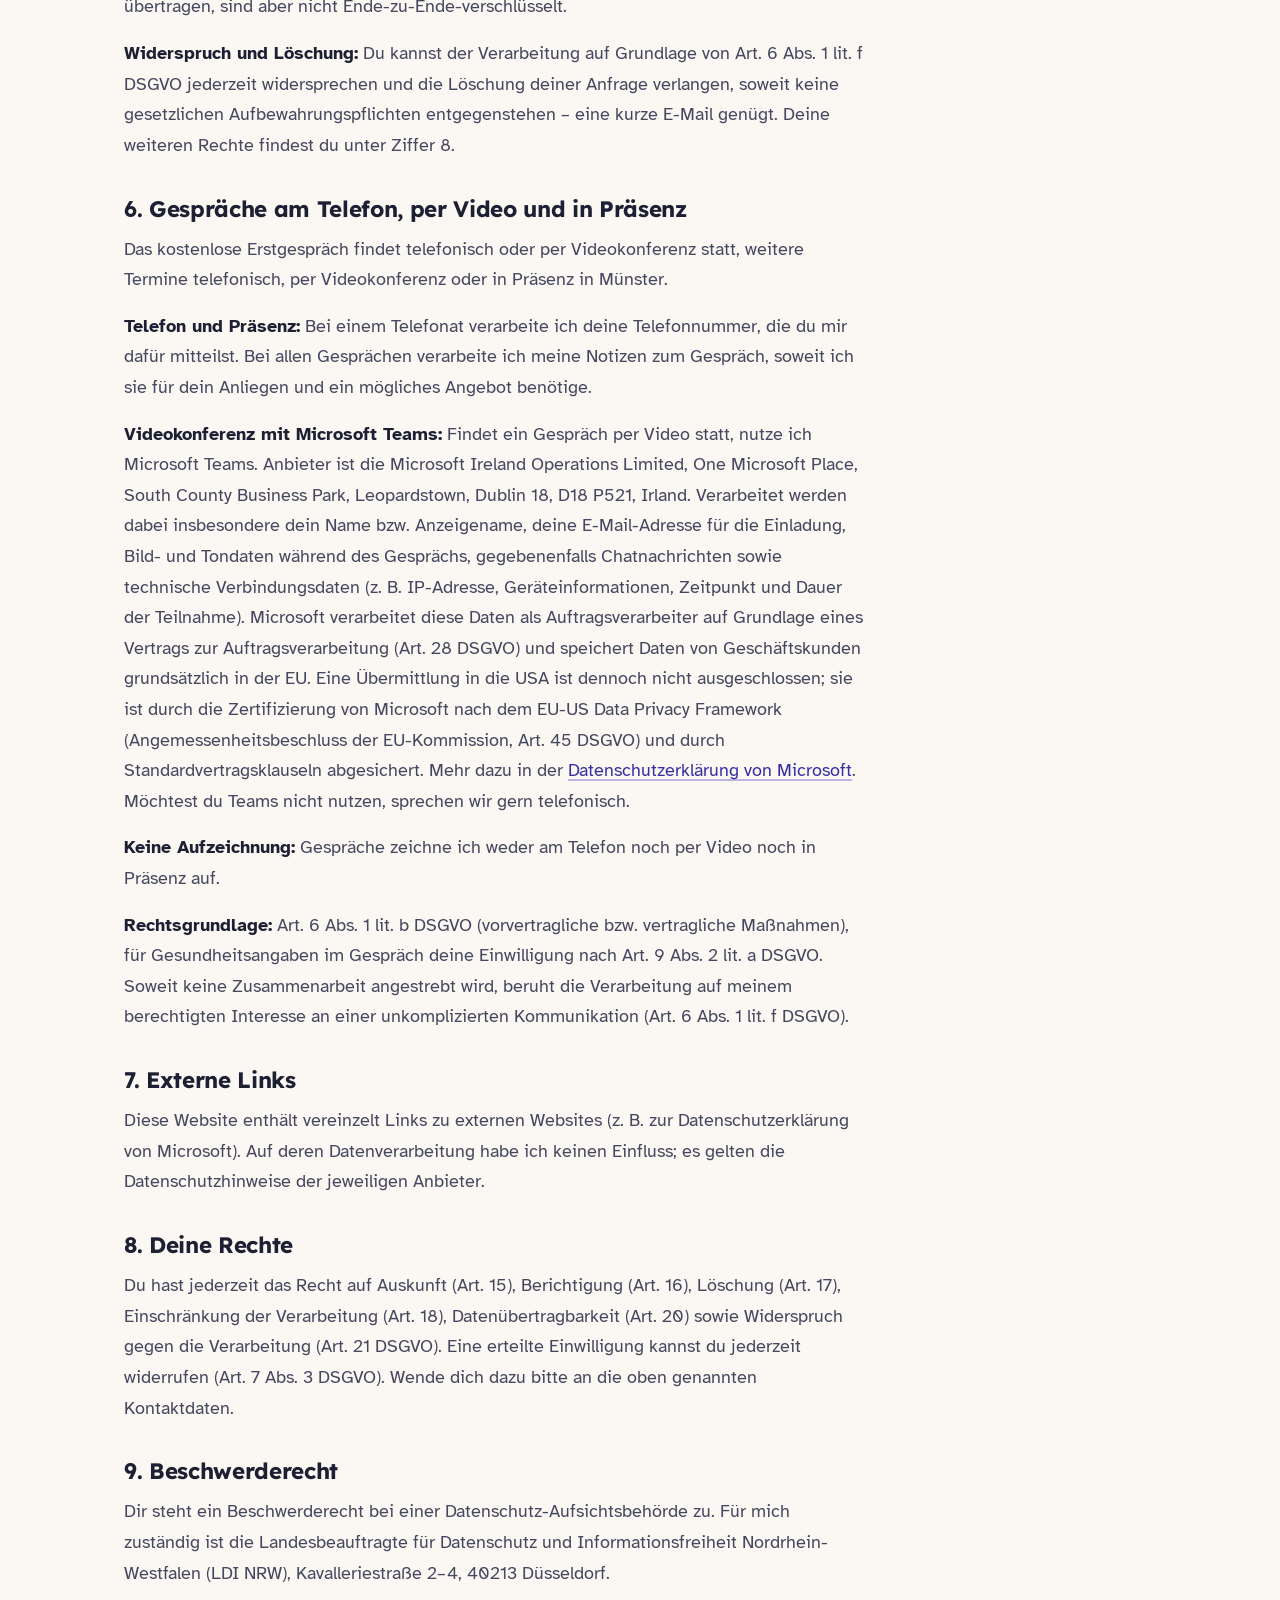
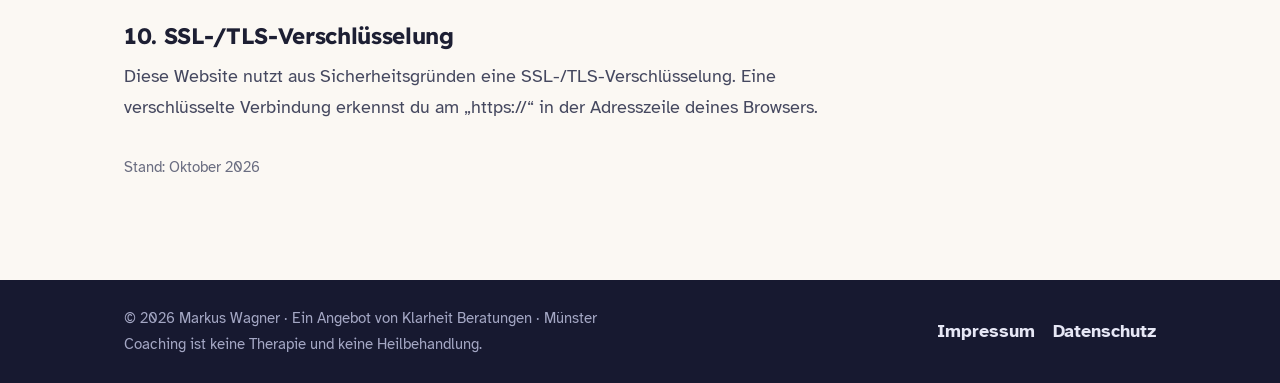
<file: datenschutz.html>
<!DOCTYPE html>
<html lang="de">
<head>
  <meta charset="utf-8" />
  <meta name="viewport" content="width=device-width, initial-scale=1" />
  <title>Datenschutz | adhs.works</title>
  <meta name="description" content="Datenschutzerklärung von adhs.works, Coaching für Erwachsene mit ADHS, Markus Wagner, Münster." />
  <link rel="canonical" href="https://adhs.works/datenschutz.html" />
  <meta name="robots" content="noindex" />
  <meta name="theme-color" content="#fbf8f3" />
  <link rel="icon" type="image/svg+xml" href="assets/img/logo.svg?v=1" />
  <link rel="icon" type="image/png" href="assets/img/favicon.png?v=1" />
  <link rel="preload" href="assets/fonts/atkinson-400.woff2" as="font" type="font/woff2" crossorigin />
  <link rel="preload" href="assets/fonts/lexend-700.woff2" as="font" type="font/woff2" crossorigin />
  <link rel="stylesheet" href="assets/css/style.css?v=4" />
</head>
<body>

  <a class="skip" href="#inhalt">Direkt zum Inhalt</a>

  <header class="site-header">
    <div class="header-inner">
      <a class="brand" href="/" aria-label="adhs.works – Startseite">
        <img class="brand-logo" src="assets/img/logo.svg?v=1" width="36" height="36" alt="" />
        <span class="brand-name">adhs<span class="dot">.</span>works</span>
      </a>
      <nav class="nav" aria-label="Hauptnavigation">
        <a href="/#ablauf">Ablauf</a>
        <a href="/#fragen">Fragen</a>
        <a class="nav-cta" href="/#erstgespraech">Erstgespräch</a>
      </nav>
    </div>
  </header>

  <main id="inhalt">

    <section class="page-hero">
      <div class="container">
        <span class="eyebrow">Rechtliches</span>
        <h1>Datenschutzerklärung</h1>
      </div>
    </section>

    <section class="section">
      <div class="container">
        <div class="prose">
          <h2>1. Verantwortlicher</h2>
          <p>
            Verantwortlich für die Datenverarbeitung auf dieser Website ist:<br />
            Markus Wagner · Klarheit Beratungen<br />
            Sebastiankirchweg 6, 48153 Münster<br />
            E-Mail: markus@adhs.works
          </p>

          <h2>2. Grundsätzliches</h2>
          <p>Der Schutz deiner personenbezogenen Daten ist mir wichtig. Ich verarbeite deine Daten ausschließlich auf Grundlage der gesetzlichen Bestimmungen (DSGVO, BDSG). Diese Website ist bewusst datensparsam gestaltet: Sie enthält keine Cookies, keine Analyse- oder Tracking-Dienste und keine Werbung.</p>

          <h2>3. Hosting und Server-Logfiles</h2>
          <p>Diese Website wird bei der Hostinger International Ltd., 61 Lordou Vironos Street, 6023 Larnaca, Zypern, gehostet. Der Hoster verarbeitet in meinem Auftrag die beim Besuch der Website technisch anfallenden Daten (insbesondere die nachfolgend beschriebenen Server-Logfiles). Grundlage ist ein Vertrag zur Auftragsverarbeitung gemäß Art. 28 DSGVO; die Speicherung erfolgt auf Servern innerhalb der Europäischen Union. Rechtsgrundlage für den Einsatz des Hosters ist mein berechtigtes Interesse an einer sicheren und effizienten Bereitstellung der Website (Art. 6 Abs. 1 lit. f DSGVO).</p>
          <p>Beim Aufruf der Website werden automatisch Informationen in sogenannten Server-Logfiles gespeichert, die dein Browser übermittelt:</p>
          <ul>
            <li>besuchte Seite / angeforderte Datei</li>
            <li>Datum und Uhrzeit des Abrufs</li>
            <li>übertragene Datenmenge</li>
            <li>Browsertyp und -version</li>
            <li>verwendetes Betriebssystem</li>
            <li>Referrer-URL</li>
            <li>(gekürzte bzw. anonymisierte) IP-Adresse</li>
          </ul>
          <p>Diese Daten dienen der technischen Bereitstellung, Sicherheit und Stabilität der Website. Rechtsgrundlage ist das berechtigte Interesse an einem sicheren und funktionsfähigen Internetauftritt (Art. 6 Abs. 1 lit. f DSGVO).</p>

          <h2>4. Keine Cookies, kein Tracking, lokale Schriften</h2>
          <p>Es werden keine Cookies gesetzt und keine Analyse- oder Tracking-Werkzeuge eingesetzt. Auch Schriftarten werden lokal von diesem Server geladen und nicht über Dienste Dritter (z. B. Google Fonts) eingebunden. Beim normalen Besuch der Website werden somit keine Daten an Dritte übermittelt.</p>

          <h2 id="kontaktaufnahme">5. Kontaktaufnahme und Terminanfrage</h2>
          <p>Wenn du mit mir Kontakt aufnimmst – über den Terminplaner auf dieser Website, per E-Mail oder auf anderem Weg, etwa telefonisch –, verarbeite ich die personenbezogenen Daten, die du mir dabei mitteilst. Im Einzelnen:</p>
          <p><strong>Welche Daten:</strong> Beim Terminplaner: dein Wunschtermin, dein Name und deine E-Mail-Adresse sowie – freiwillig – deine Telefonnummer und Stichworte zu deinem Anliegen. Bei einer E-Mail oder einem Anruf: die Angaben, die du mir dabei machst.</p>
          <p><strong>Gesundheitsangaben:</strong> Schon eine Anfrage über diese Website kann Rückschlüsse auf deine Gesundheit zulassen. Solche Angaben gehören zu den besonderen Kategorien personenbezogener Daten (Art. 9 DSGVO). Ich verarbeite sie nur mit deiner ausdrücklichen Einwilligung (Art. 9 Abs. 2 lit. a DSGVO), die du im Terminplaner mit dem Häkchen erteilst. Du kannst die Einwilligung jederzeit mit Wirkung für die Zukunft widerrufen, eine kurze E-Mail genügt. Die Rechtmäßigkeit der bis dahin erfolgten Verarbeitung bleibt unberührt. Bitte mach in deiner Anfrage keine Angaben zu Gesundheit, Befunden oder Diagnosen; sie sind für ein Coaching nicht nötig.</p>
          <p><strong>Zweck:</strong> Ich verwende die Daten ausschließlich, um deine Anfrage zu bearbeiten, den Termin mit dir abzustimmen, das Erstgespräch vorzubereiten und durchzuführen, dir gegebenenfalls ein persönliches Angebot zu unterbreiten und Anschlussfragen zu beantworten. Für Werbung oder einen Newsletter nutze ich sie nicht. Eine automatisierte Entscheidungsfindung oder Profilbildung findet nicht statt.</p>
          <p><strong>Rechtsgrundlage:</strong> Für deine Kontaktdaten und den Termin ist Rechtsgrundlage Art. 6 Abs. 1 lit. b DSGVO (vorvertragliche Maßnahmen auf deine Anfrage), für Angaben mit Gesundheitsbezug zusätzlich deine Einwilligung nach Art. 9 Abs. 2 lit. a DSGVO. Bei Anfragen, die nicht auf eine Zusammenarbeit zielen, beruht die Verarbeitung auf meinem berechtigten Interesse, an mich gerichtete Anfragen zu beantworten (Art. 6 Abs. 1 lit. f DSGVO).</p>
          <p><strong>Übermittlung und Empfänger:</strong> Angaben aus dem Terminplaner werden verschlüsselt an den Server dieser Website übertragen und mir von dort per E-Mail zugestellt. Zusätzlich erhältst du an die angegebene E-Mail-Adresse eine automatische Eingangsbestätigung mit deinem Wunschtermin; sie enthält keine Angaben zu deinem Anliegen. Eine Speicherung in einer Datenbank der Website findet nicht statt. Website und E-Mail-Postfach betreibt Hostinger als Auftragsverarbeiter (siehe Ziffer 3). Darüber hinaus gebe ich deine Daten nicht an Dritte weiter, es sei denn, ich bin gesetzlich dazu verpflichtet.</p>
          <p><strong>Pflichtangaben:</strong> Name, E-Mail-Adresse und die Einwilligung benötige ich, um deine Anfrage bearbeiten und dir antworten zu können. Alle weiteren Angaben sind freiwillig.</p>
          <p><strong>Spamschutz:</strong> Das Formular enthält ein für Menschen unsichtbares Feld, an dem sich automatisierte Spam-Einsendungen erkennen lassen. Dafür werden weder Cookies gesetzt noch Dienste Dritter wie ein CAPTCHA eingebunden.</p>
          <p><strong>Speicherdauer:</strong> Deine Anfrage lösche ich, sobald sie abschließend bearbeitet ist und keine Anschlussfragen mehr zu erwarten sind, spätestens aber, wenn du deine Einwilligung widerrufst. Kommt eine Zusammenarbeit zustande, bewahre ich die Korrespondenz auf, soweit handels- und steuerrechtliche Aufbewahrungspflichten es verlangen (je nach Unterlage bis zu zehn Jahre).</p>
          <p><strong>Vertraulichkeit:</strong> E-Mails werden zwischen den Mailservern in der Regel verschlüsselt übertragen, sind aber nicht Ende-zu-Ende-verschlüsselt.</p>
          <p><strong>Widerspruch und Löschung:</strong> Du kannst der Verarbeitung auf Grundlage von Art. 6 Abs. 1 lit. f DSGVO jederzeit widersprechen und die Löschung deiner Anfrage verlangen, soweit keine gesetzlichen Aufbewahrungspflichten entgegenstehen – eine kurze E-Mail genügt. Deine weiteren Rechte findest du unter Ziffer 8.</p>

          <h2 id="gespraeche">6. Gespräche am Telefon, per Video und in Präsenz</h2>
          <p>Das kostenlose Erstgespräch findet telefonisch oder per Videokonferenz statt, weitere Termine telefonisch, per Videokonferenz oder in Präsenz in Münster.</p>
          <p><strong>Telefon und Präsenz:</strong> Bei einem Telefonat verarbeite ich deine Telefonnummer, die du mir dafür mitteilst. Bei allen Gesprächen verarbeite ich meine Notizen zum Gespräch, soweit ich sie für dein Anliegen und ein mögliches Angebot benötige.</p>
          <p><strong>Videokonferenz mit Microsoft Teams:</strong> Findet ein Gespräch per Video statt, nutze ich Microsoft Teams. Anbieter ist die Microsoft Ireland Operations Limited, One Microsoft Place, South County Business Park, Leopardstown, Dublin 18, D18 P521, Irland. Verarbeitet werden dabei insbesondere dein Name bzw. Anzeigename, deine E-Mail-Adresse für die Einladung, Bild- und Tondaten während des Gesprächs, gegebenenfalls Chatnachrichten sowie technische Verbindungsdaten (z. B. IP-Adresse, Geräteinformationen, Zeitpunkt und Dauer der Teilnahme). Microsoft verarbeitet diese Daten als Auftragsverarbeiter auf Grundlage eines Vertrags zur Auftragsverarbeitung (Art. 28 DSGVO) und speichert Daten von Geschäftskunden grundsätzlich in der EU. Eine Übermittlung in die USA ist dennoch nicht ausgeschlossen; sie ist durch die Zertifizierung von Microsoft nach dem EU-US Data Privacy Framework (Angemessenheitsbeschluss der EU-Kommission, Art. 45 DSGVO) und durch Standardvertragsklauseln abgesichert. Mehr dazu in der <a href="https://privacy.microsoft.com/de-de/privacystatement" target="_blank" rel="noopener">Datenschutzerklärung von Microsoft</a>. Möchtest du Teams nicht nutzen, sprechen wir gern telefonisch.</p>
          <p><strong>Keine Aufzeichnung:</strong> Gespräche zeichne ich weder am Telefon noch per Video noch in Präsenz auf.</p>
          <p><strong>Rechtsgrundlage:</strong> Art. 6 Abs. 1 lit. b DSGVO (vorvertragliche bzw. vertragliche Maßnahmen), für Gesundheitsangaben im Gespräch deine Einwilligung nach Art. 9 Abs. 2 lit. a DSGVO. Soweit keine Zusammenarbeit angestrebt wird, beruht die Verarbeitung auf meinem berechtigten Interesse an einer unkomplizierten Kommunikation (Art. 6 Abs. 1 lit. f DSGVO).</p>

          <h2>7. Externe Links</h2>
          <p>Diese Website enthält vereinzelt Links zu externen Websites (z. B. zur Datenschutzerklärung von Microsoft). Auf deren Datenverarbeitung habe ich keinen Einfluss; es gelten die Datenschutzhinweise der jeweiligen Anbieter.</p>

          <h2>8. Deine Rechte</h2>
          <p>Du hast jederzeit das Recht auf Auskunft (Art. 15), Berichtigung (Art. 16), Löschung (Art. 17), Einschränkung der Verarbeitung (Art. 18), Datenübertragbarkeit (Art. 20) sowie Widerspruch gegen die Verarbeitung (Art. 21 DSGVO). Eine erteilte Einwilligung kannst du jederzeit widerrufen (Art. 7 Abs. 3 DSGVO). Wende dich dazu bitte an die oben genannten Kontaktdaten.</p>

          <h2>9. Beschwerderecht</h2>
          <p>Dir steht ein Beschwerderecht bei einer Datenschutz-Aufsichtsbehörde zu. Für mich zuständig ist die Landesbeauftragte für Datenschutz und Informationsfreiheit Nordrhein-Westfalen (LDI NRW), Kavalleriestraße 2–4, 40213 Düsseldorf.</p>

          <h2>10. SSL-/TLS-Verschlüsselung</h2>
          <p>Diese Website nutzt aus Sicherheitsgründen eine SSL-/TLS-Verschlüsselung. Eine verschlüsselte Verbindung erkennst du am „https://“ in der Adresszeile deines Browsers.</p>

          <p style="color:var(--muted);font-size:.95rem;margin-top:2rem;">Stand: Oktober 2026</p>
        </div>
      </div>
    </section>

  </main>

  <footer class="site-footer">
    <div class="footer-inner">
      <span class="footer-note">© 2026 Markus Wagner · Ein Angebot von Klarheit Beratungen · Münster<br />Coaching ist keine Therapie und keine Heilbehandlung.</span>
      <div class="footer-links">
        <a href="impressum.html">Impressum</a>
        <a href="datenschutz.html" aria-current="page">Datenschutz</a>
      </div>
    </div>
  </footer>

</body>
</html>
</file>
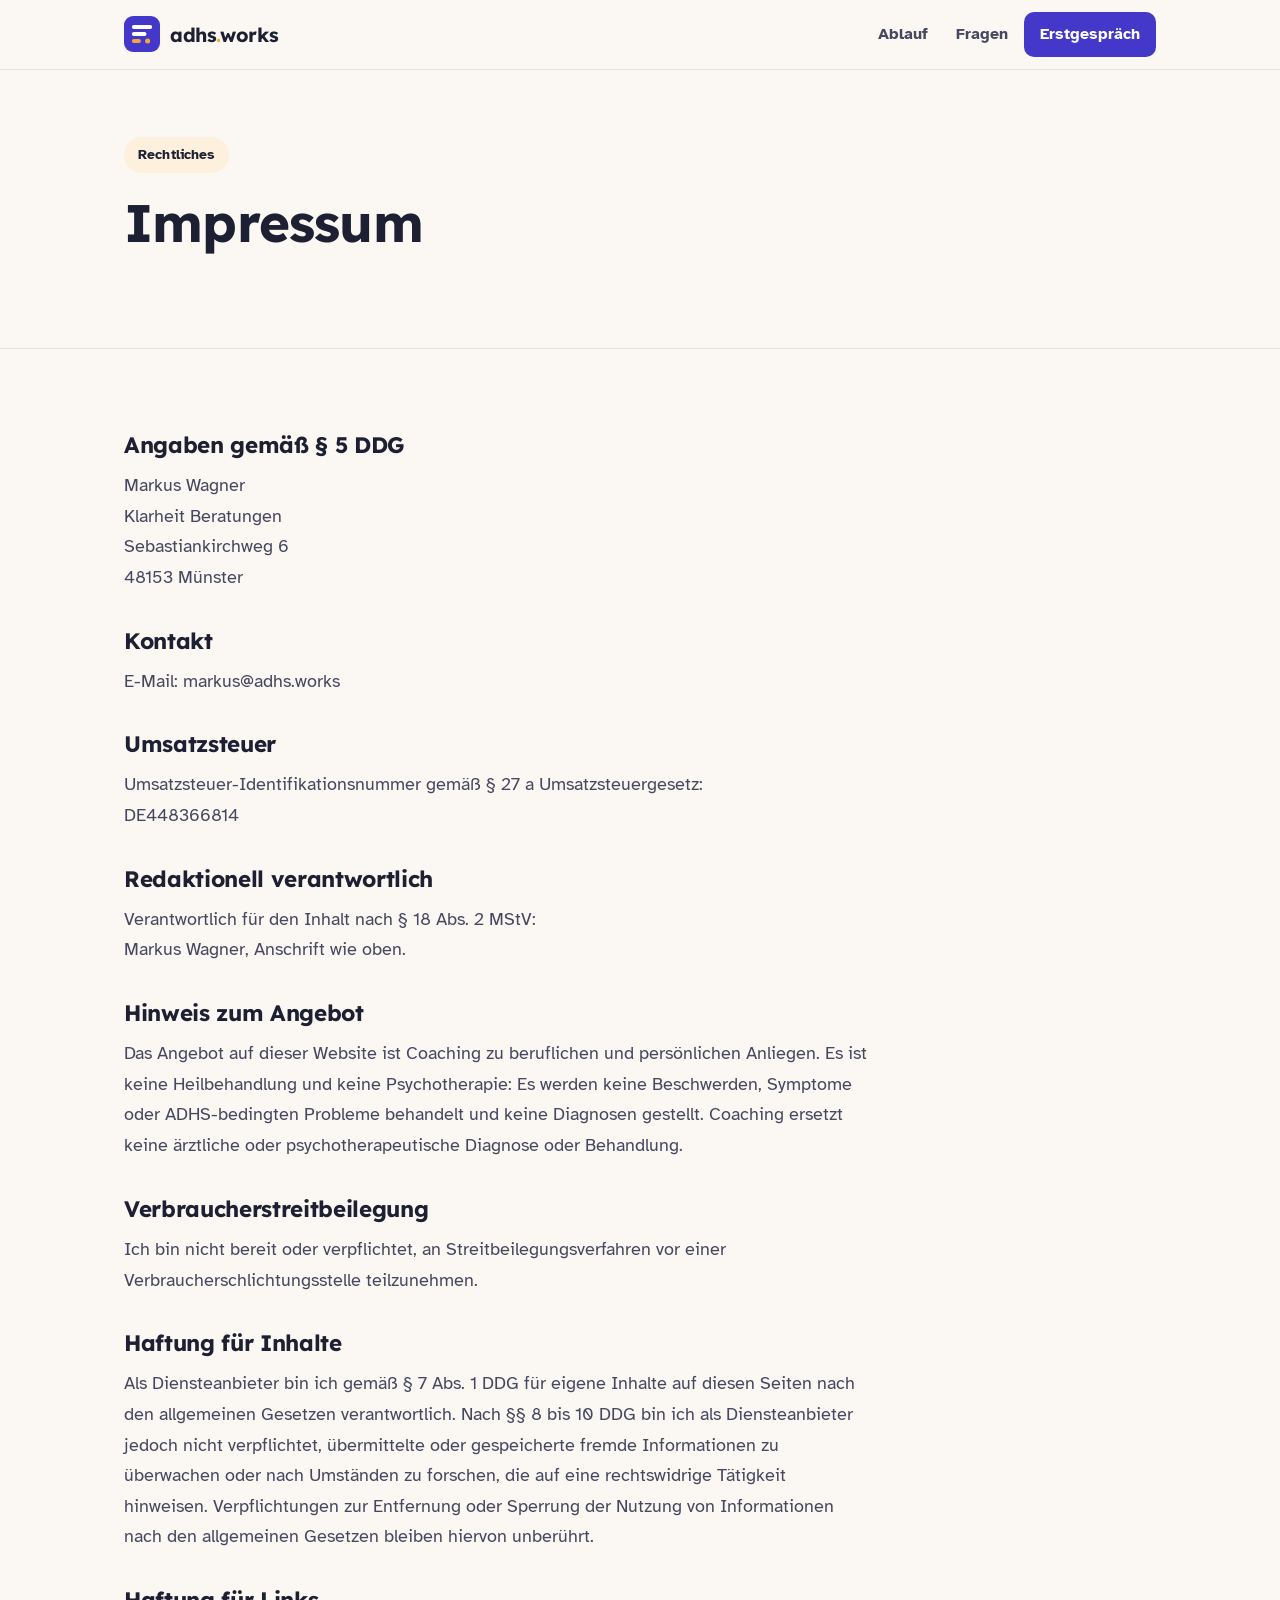
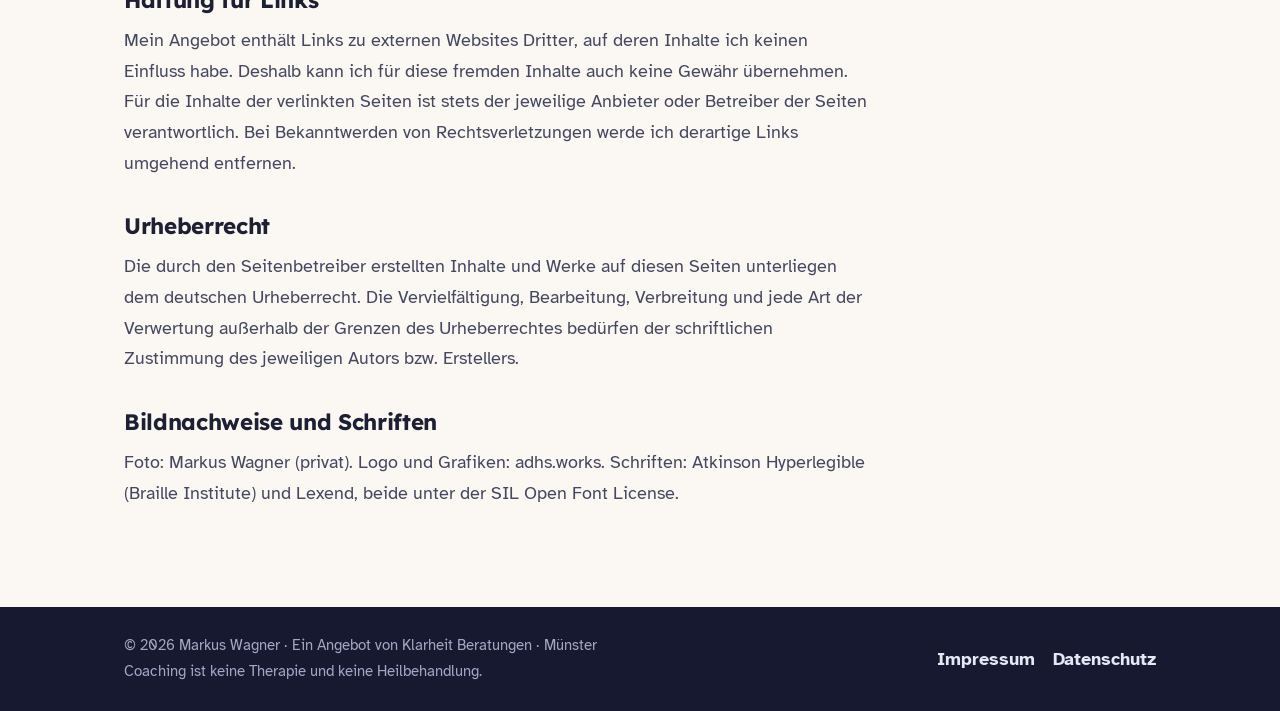
<file: impressum.html>
<!DOCTYPE html>
<html lang="de">
<head>
  <meta charset="utf-8" />
  <meta name="viewport" content="width=device-width, initial-scale=1" />
  <title>Impressum | adhs.works</title>
  <meta name="description" content="Impressum von adhs.works, Coaching für Erwachsene mit ADHS, Markus Wagner, Münster." />
  <link rel="canonical" href="https://adhs.works/impressum.html" />
  <meta name="robots" content="noindex" />
  <meta name="theme-color" content="#fbf8f3" />
  <link rel="icon" type="image/svg+xml" href="assets/img/logo.svg?v=1" />
  <link rel="icon" type="image/png" href="assets/img/favicon.png?v=1" />
  <link rel="preload" href="assets/fonts/atkinson-400.woff2" as="font" type="font/woff2" crossorigin />
  <link rel="preload" href="assets/fonts/lexend-700.woff2" as="font" type="font/woff2" crossorigin />
  <link rel="stylesheet" href="assets/css/style.css?v=4" />
</head>
<body>

  <a class="skip" href="#inhalt">Direkt zum Inhalt</a>

  <header class="site-header">
    <div class="header-inner">
      <a class="brand" href="/" aria-label="adhs.works – Startseite">
        <img class="brand-logo" src="assets/img/logo.svg?v=1" width="36" height="36" alt="" />
        <span class="brand-name">adhs<span class="dot">.</span>works</span>
      </a>
      <nav class="nav" aria-label="Hauptnavigation">
        <a href="/#ablauf">Ablauf</a>
        <a href="/#fragen">Fragen</a>
        <a class="nav-cta" href="/#erstgespraech">Erstgespräch</a>
      </nav>
    </div>
  </header>

  <main id="inhalt">

    <section class="page-hero">
      <div class="container">
        <span class="eyebrow">Rechtliches</span>
        <h1>Impressum</h1>
      </div>
    </section>

    <section class="section">
      <div class="container">
        <div class="prose">
          <h2>Angaben gemäß § 5 DDG</h2>
          <p>
            Markus Wagner<br />
            Klarheit Beratungen<br />
            Sebastiankirchweg 6<br />
            48153 Münster
          </p>

          <h2>Kontakt</h2>
          <p>E-Mail: markus@adhs.works</p>

          <h2>Umsatzsteuer</h2>
          <p>Umsatzsteuer-Identifikationsnummer gemäß § 27 a Umsatzsteuergesetz:<br />DE448366814</p>

          <h2>Redaktionell verantwortlich</h2>
          <p>
            Verantwortlich für den Inhalt nach § 18 Abs. 2 MStV:<br />
            Markus Wagner, Anschrift wie oben.
          </p>

          <h2>Hinweis zum Angebot</h2>
          <p>Das Angebot auf dieser Website ist Coaching zu beruflichen und persönlichen Anliegen. Es ist keine Heilbehandlung und keine Psychotherapie: Es werden keine Beschwerden, Symptome oder ADHS-bedingten Probleme behandelt und keine Diagnosen gestellt. Coaching ersetzt keine ärztliche oder psychotherapeutische Diagnose oder Behandlung.</p>

          <h2>Verbraucherstreitbeilegung</h2>
          <p>Ich bin nicht bereit oder verpflichtet, an Streitbeilegungsverfahren vor einer Verbraucherschlichtungsstelle teilzunehmen.</p>

          <h2>Haftung für Inhalte</h2>
          <p>Als Diensteanbieter bin ich gemäß § 7 Abs. 1 DDG für eigene Inhalte auf diesen Seiten nach den allgemeinen Gesetzen verantwortlich. Nach §§ 8 bis 10 DDG bin ich als Diensteanbieter jedoch nicht verpflichtet, übermittelte oder gespeicherte fremde Informationen zu überwachen oder nach Umständen zu forschen, die auf eine rechtswidrige Tätigkeit hinweisen. Verpflichtungen zur Entfernung oder Sperrung der Nutzung von Informationen nach den allgemeinen Gesetzen bleiben hiervon unberührt.</p>

          <h2>Haftung für Links</h2>
          <p>Mein Angebot enthält Links zu externen Websites Dritter, auf deren Inhalte ich keinen Einfluss habe. Deshalb kann ich für diese fremden Inhalte auch keine Gewähr übernehmen. Für die Inhalte der verlinkten Seiten ist stets der jeweilige Anbieter oder Betreiber der Seiten verantwortlich. Bei Bekanntwerden von Rechtsverletzungen werde ich derartige Links umgehend entfernen.</p>

          <h2>Urheberrecht</h2>
          <p>Die durch den Seitenbetreiber erstellten Inhalte und Werke auf diesen Seiten unterliegen dem deutschen Urheberrecht. Die Vervielfältigung, Bearbeitung, Verbreitung und jede Art der Verwertung außerhalb der Grenzen des Urheberrechtes bedürfen der schriftlichen Zustimmung des jeweiligen Autors bzw. Erstellers.</p>

          <h2>Bildnachweise und Schriften</h2>
          <p>Foto: Markus Wagner (privat). Logo und Grafiken: adhs.works. Schriften: Atkinson Hyperlegible (Braille Institute) und Lexend, beide unter der SIL Open Font License.</p>
        </div>
      </div>
    </section>

  </main>

  <footer class="site-footer">
    <div class="footer-inner">
      <span class="footer-note">© 2026 Markus Wagner · Ein Angebot von Klarheit Beratungen · Münster<br />Coaching ist keine Therapie und keine Heilbehandlung.</span>
      <div class="footer-links">
        <a href="impressum.html" aria-current="page">Impressum</a>
        <a href="datenschutz.html">Datenschutz</a>
      </div>
    </div>
  </footer>

</body>
</html>
</file>
<file: assets/css/style.css>
/* =========================================================
   adhs.works – Design-System
   Leitidee: ruhig, übersichtlich, mit Energie.
   - eine Botschaft pro Abschnitt, kurze Absätze, klare nächste Schritte
   - große, gut unterscheidbare Schrift (Atkinson Hyperlegible, Lexend)
   - starke Kontraste, deutliche Fokus-Rahmen, keine Bewegung,
     wenn das Gerät "weniger Bewegung" wünscht
   ========================================================= */

@font-face{font-family:'Atkinson';font-style:normal;font-weight:400;font-display:swap;src:url('../fonts/atkinson-400.woff2') format('woff2');}
@font-face{font-family:'Atkinson';font-style:normal;font-weight:700;font-display:swap;src:url('../fonts/atkinson-700.woff2') format('woff2');}
@font-face{font-family:'Lexend';font-style:normal;font-weight:600;font-display:swap;src:url('../fonts/lexend-600.woff2') format('woff2');}
@font-face{font-family:'Lexend';font-style:normal;font-weight:700;font-display:swap;src:url('../fonts/lexend-700.woff2') format('woff2');}

:root{
  --indigo:#4338ca;
  --indigo-dark:#3730a3;
  --indigo-deep:#25206b;
  --tint:#eceafd;
  --tint-soft:#f5f4fe;
  --amber:#f2a93b;
  --amber-soft:#fdf0dc;
  --coral:#ef7a52;
  --ink:#1d1f33;
  --ink-soft:#45485f;
  --muted:#6a6d80;
  --bg:#fbf8f3;
  --surface:#ffffff;
  --border:#e8e3da;
  --border-strong:#d6cfc3;
  --radius:16px;
  --radius-lg:24px;
  --maxw:1080px;
  --measure:62ch;
  --shadow:0 14px 36px -20px rgba(37,32,107,.35);
  --font:"Atkinson",-apple-system,BlinkMacSystemFont,"Segoe UI",Roboto,Helvetica,Arial,sans-serif;
  --font-head:"Lexend","Atkinson",-apple-system,BlinkMacSystemFont,"Segoe UI",Roboto,Helvetica,Arial,sans-serif;
}

*{box-sizing:border-box;}
html{scroll-behavior:smooth;scroll-padding-top:84px;}
body{
  margin:0;
  font-family:var(--font);
  font-size:18px;
  line-height:1.7;
  color:var(--ink);
  background:var(--bg);
  -webkit-font-smoothing:antialiased;
  overflow-x:hidden;
}
h1,h2,h3{font-family:var(--font-head);line-height:1.2;margin:0 0 .5em;color:var(--ink);font-weight:700;letter-spacing:-.015em;}
h1{font-size:clamp(2.1rem,5vw,3.3rem);}
h2{font-size:clamp(1.6rem,3.4vw,2.2rem);}
h3{font-size:1.2rem;font-weight:600;}
p{margin:0 0 1rem;}
strong{font-weight:700;color:var(--ink);}
a{color:var(--indigo-dark);text-decoration:underline;text-decoration-thickness:2px;text-underline-offset:3px;text-decoration-color:rgba(67,56,202,.35);}
a:hover{color:var(--indigo-deep);text-decoration-color:var(--amber);}
img{max-width:100%;height:auto;display:block;}
:focus-visible{outline:3px solid var(--amber);outline-offset:3px;border-radius:6px;}
.container{width:100%;max-width:var(--maxw);margin:0 auto;padding:0 24px;}
.skip{position:absolute;left:-9999px;top:8px;z-index:100;background:var(--ink);color:#fff;padding:10px 16px;border-radius:10px;text-decoration:none;}
.skip:focus{left:12px;color:#fff;}

/* ---------- Header ---------- */
.site-header{
  position:sticky;top:0;z-index:50;
  background:rgba(251,248,243,.92);
  backdrop-filter:saturate(160%) blur(8px);
  border-bottom:1px solid var(--border);
}
.header-inner{display:flex;align-items:center;justify-content:space-between;gap:16px;padding:12px 24px;max-width:var(--maxw);margin:0 auto;}
.brand{display:flex;align-items:center;gap:10px;text-decoration:none;color:var(--ink);}
.brand:hover{color:var(--ink);}
.brand-logo{width:36px;height:36px;flex-shrink:0;}
.brand-name{font-family:var(--font-head);font-weight:700;font-size:1.22rem;letter-spacing:-.02em;}
.brand-name .dot{color:var(--amber);}
.nav{display:flex;align-items:center;gap:4px;}
.nav a{color:var(--ink-soft);font-weight:700;font-size:.98rem;padding:8px 12px;border-radius:10px;text-decoration:none;}
.nav a:hover{background:var(--tint);color:var(--indigo-deep);}
.nav a.nav-cta{background:var(--indigo);color:#fff;padding:9px 16px;}
.nav a.nav-cta:hover{background:var(--indigo-dark);color:#fff;}

/* ---------- Buttons ---------- */
.btn{
  display:inline-flex;align-items:center;gap:10px;
  font-family:var(--font);font-weight:700;font-size:1.05rem;line-height:1.2;
  padding:15px 26px;border-radius:14px;min-height:52px;
  border:2px solid transparent;cursor:pointer;text-decoration:none;
  transition:background-color .15s ease,border-color .15s ease,color .15s ease;
}
.btn svg{width:20px;height:20px;flex-shrink:0;}
.btn-primary{background:var(--indigo);color:#fff;border-color:var(--indigo);box-shadow:0 6px 0 -2px var(--amber);}
.btn-primary:hover{background:var(--indigo-dark);border-color:var(--indigo-dark);color:#fff;}
.btn-ghost{background:var(--surface);color:var(--ink);border-color:var(--border-strong);}
.btn-ghost:hover{border-color:var(--indigo);color:var(--indigo-deep);}

/* ---------- Hero ---------- */
.hero{position:relative;overflow:hidden;border-bottom:1px solid var(--border);}
.hero-orb{position:absolute;border-radius:50%;z-index:0;pointer-events:none;}
.hero-orb.a{--orb:clamp(220px,38vw,500px);width:var(--orb);height:var(--orb);top:calc(var(--orb) * -0.36);right:calc(var(--orb) * -0.26);background:var(--tint);}
.hero-orb.b{--orb:clamp(120px,18vw,220px);width:var(--orb);height:var(--orb);bottom:calc(var(--orb) * -0.45);left:calc(var(--orb) * -0.30);background:var(--amber-soft);}
.hero-inner{position:relative;z-index:1;display:grid;grid-template-columns:1.15fr .85fr;gap:clamp(2rem,5vw,4rem);align-items:center;padding:clamp(2.8rem,7vw,5rem) 0;}
.eyebrow{
  display:inline-flex;align-items:center;gap:8px;
  background:var(--amber-soft);color:var(--ink);
  font-weight:700;font-size:.88rem;letter-spacing:.01em;
  padding:6px 14px;border-radius:999px;margin-bottom:18px;
}
.eyebrow .num{display:inline-flex;align-items:center;justify-content:center;width:22px;height:22px;border-radius:50%;background:var(--amber);color:var(--ink);font-size:.8rem;}
.hero h1 .hl{background:linear-gradient(transparent 62%,var(--amber-soft) 62%);padding:0 .1em;}
.hero-lead{font-size:clamp(1.1rem,2.2vw,1.3rem);color:var(--ink-soft);max-width:34rem;margin:0 0 1.8rem;}
.hero-actions{display:flex;gap:14px;flex-wrap:wrap;align-items:center;}
.hero-note{margin:1.2rem 0 0;color:var(--muted);font-size:.98rem;}
.hero-media{position:relative;max-width:400px;justify-self:end;width:100%;}
.hero-media::before{content:"";position:absolute;left:-16px;bottom:-16px;width:70%;height:70%;background:var(--amber);border-radius:28px;z-index:0;}
.hero-photo{position:relative;z-index:1;width:100%;aspect-ratio:4/5;object-fit:cover;object-position:center 18%;border-radius:24px;box-shadow:var(--shadow);}

/* ---------- "Kurz gesagt" ---------- */
.tldr{background:var(--surface);border:2px solid var(--ink);border-radius:var(--radius-lg);padding:clamp(22px,4vw,34px);box-shadow:8px 8px 0 var(--tint);}
.tldr h2{font-size:clamp(1.3rem,2.6vw,1.6rem);margin-bottom:1rem;}
.tldr-list{list-style:none;margin:0;padding:0;display:grid;grid-template-columns:repeat(2,1fr);gap:14px 28px;}
.tldr-list li{display:flex;gap:12px;align-items:flex-start;font-size:1.05rem;line-height:1.5;}
.tldr-list svg{width:24px;height:24px;flex-shrink:0;color:var(--indigo);margin-top:1px;}
.notice{display:flex;gap:14px;align-items:flex-start;margin-top:1.4rem;background:var(--amber-soft);border-left:5px solid var(--amber);border-radius:12px;padding:16px 18px;}
.notice svg{width:26px;height:26px;flex-shrink:0;color:#9a4a06;margin-top:1px;}
.notice p{margin:0 0 .4rem;line-height:1.55;}
.notice p:last-child{margin-bottom:0;color:var(--ink-soft);}
.jump{display:flex;flex-wrap:wrap;gap:10px;margin-top:1.4rem;padding-top:1.2rem;border-top:1px dashed var(--border-strong);}
.jump span{color:var(--muted);font-weight:700;margin-right:4px;align-self:center;}
.jump a{display:inline-flex;align-items:center;gap:6px;padding:7px 14px;border-radius:999px;background:var(--tint-soft);border:1px solid var(--tint);color:var(--indigo-deep);font-weight:700;font-size:.95rem;text-decoration:none;}
.jump a:hover{background:var(--tint);}

/* ---------- Sections ---------- */
.section{padding:clamp(3.2rem,7vw,5.2rem) 0;}
.section-alt{background:var(--surface);border-top:1px solid var(--border);border-bottom:1px solid var(--border);}
.section-head{max-width:var(--measure);margin:0 0 2.2rem;}
.section-head p{color:var(--ink-soft);font-size:1.1rem;}
.section-head.center{text-align:center;margin-left:auto;margin-right:auto;}
.next{margin-top:2.2rem;}
.next a{font-weight:700;display:inline-flex;align-items:center;gap:8px;}
.next a svg{width:18px;height:18px;}

/* ---------- Checkliste "Kommt Ihnen das bekannt vor?" ---------- */
.checks{list-style:none;margin:0;padding:0;display:grid;grid-template-columns:repeat(2,1fr);gap:14px;}
.checks li{display:flex;gap:14px;align-items:flex-start;background:var(--surface);border:1px solid var(--border);border-radius:var(--radius);padding:16px 18px;line-height:1.5;}
.checks .box{width:26px;height:26px;border-radius:8px;background:var(--amber);flex-shrink:0;display:flex;align-items:center;justify-content:center;margin-top:1px;}
.checks .box svg{width:16px;height:16px;color:var(--ink);}
.callout{margin-top:1.8rem;max-width:var(--measure);background:var(--tint);border-radius:var(--radius);padding:18px 22px;font-size:1.1rem;}
.callout p{margin:0;}

/* ---------- Themen ---------- */
.topics{display:grid;grid-template-columns:repeat(3,1fr);gap:18px;}
.topic{background:var(--surface);border:1px solid var(--border);border-radius:var(--radius-lg);padding:24px 22px;}
.topic-icon{width:48px;height:48px;border-radius:14px;display:flex;align-items:center;justify-content:center;margin-bottom:14px;background:var(--tint);}
.topic-icon svg{width:26px;height:26px;color:var(--indigo-dark);}
.topic:nth-child(3n+2) .topic-icon{background:var(--amber-soft);}
.topic:nth-child(3n+2) .topic-icon svg{color:#9a4a06;}
.topic h3{margin-bottom:.35em;}
.topic p{color:var(--ink-soft);font-size:1rem;line-height:1.55;margin:0;}

/* ---------- Ablauf in vier Schritten ---------- */
.process{list-style:none;margin:0;padding:0;display:grid;grid-template-columns:repeat(4,1fr);gap:18px;counter-reset:step;}
.process .step{position:relative;background:var(--surface);border:1px solid var(--border);border-radius:var(--radius-lg);padding:24px 20px 22px;}
.process .n{width:46px;height:46px;border-radius:50%;background:var(--indigo);color:#fff;font-family:var(--font-head);font-weight:700;font-size:1.1rem;display:flex;align-items:center;justify-content:center;margin-bottom:14px;box-shadow:0 0 0 6px var(--tint);}
.process .step:nth-child(4) .n{background:var(--amber);color:var(--ink);box-shadow:0 0 0 6px var(--amber-soft);}
.process h3{font-size:1.08rem;margin:0 0 6px;line-height:1.3;}
.process p{color:var(--ink-soft);font-size:.98rem;line-height:1.55;margin:0;}
.process .step::after{content:"";position:absolute;top:45px;right:-18px;width:18px;height:2px;background:var(--border-strong);}
.process .step:last-child::after{display:none;}

/* ---------- Statement ---------- */
.quote{margin:0 auto;max-width:820px;text-align:center;}
.quote p{font-family:var(--font-head);font-size:clamp(1.35rem,3vw,1.9rem);line-height:1.4;font-weight:600;color:var(--ink);margin:0;}
.quote p .hl{background:linear-gradient(transparent 60%,var(--amber-soft) 60%);}

/* ---------- Über mich ---------- */
.about{display:grid;grid-template-columns:.7fr 1.3fr;gap:clamp(1.8rem,4vw,3.2rem);align-items:center;}
.about-photo img{width:100%;max-width:300px;border-radius:var(--radius-lg);box-shadow:var(--shadow);aspect-ratio:1/1;object-fit:cover;object-position:center 20%;}
.about-copy{max-width:var(--measure);}
.about-copy p{color:var(--ink-soft);font-size:1.08rem;}

/* ---------- Häufige Fragen ---------- */
.faq{max-width:800px;display:grid;gap:12px;}
.faq details{background:var(--surface);border:1px solid var(--border);border-radius:var(--radius);}
.faq details[open]{border-color:var(--border-strong);box-shadow:var(--shadow);}
.faq summary{cursor:pointer;list-style:none;position:relative;padding:18px 56px 18px 22px;font-weight:700;color:var(--ink);line-height:1.4;font-size:1.05rem;}
.faq summary::-webkit-details-marker{display:none;}
.faq summary::after{content:"+";position:absolute;right:18px;top:50%;transform:translateY(-50%);width:28px;height:28px;border-radius:50%;background:var(--tint);color:var(--indigo-dark);font-family:var(--font-head);font-weight:700;font-size:1.2rem;line-height:28px;text-align:center;}
.faq details[open] summary::after{content:"–";background:var(--amber);color:var(--ink);}
.faq summary:hover{color:var(--indigo-deep);}
.faq summary:focus-visible{border-radius:var(--radius);}
.faq .faq-a{padding:0 22px 20px;color:var(--ink-soft);line-height:1.65;}
.faq .faq-a p{margin:0 0 .7em;}
.faq .faq-a p:last-child{margin-bottom:0;}

/* ---------- Erstgespräch ---------- */
.booking-section{background:var(--indigo-deep);color:#fff;}
.booking-section .section-head h2{color:#fff;}
.booking-section .section-head p{color:rgba(255,255,255,.88);}
.booking-section .eyebrow{background:var(--amber);}
.booking-card{background:var(--surface);color:var(--ink);border-radius:var(--radius-lg);padding:clamp(20px,4vw,36px);max-width:900px;margin:0 auto;box-shadow:0 20px 50px -24px rgba(0,0,0,.5);}
.booking-card a{color:var(--indigo-dark);}

/* ---------- Footer ---------- */
.site-footer{background:#171930;color:#c9cbe0;}
.footer-inner{display:flex;align-items:center;justify-content:space-between;gap:16px;padding:26px 24px;max-width:var(--maxw);margin:0 auto;flex-wrap:wrap;}
.footer-inner a{color:#e6e7f5;font-weight:700;text-decoration:none;}
.footer-inner a:hover{color:#fff;text-decoration:underline;}
.footer-links{display:flex;gap:18px;flex-wrap:wrap;}
.footer-note{font-size:.95rem;color:#a4a7c4;}

/* ---------- Unterseiten (Impressum, Datenschutz, 404) ---------- */
.page-hero{position:relative;overflow:hidden;border-bottom:1px solid var(--border);padding:clamp(2.4rem,6vw,4.2rem) 0;}
.page-hero .container{position:relative;z-index:1;}
.page-hero .lead{max-width:var(--measure);color:var(--ink-soft);font-size:1.15rem;margin:0 0 1.6rem;}
.prose{max-width:var(--measure);}
.prose p,.prose li{color:var(--ink-soft);}
.prose h2{font-size:1.4rem;margin-top:2.2rem;}
.prose h2:first-child{margin-top:0;}
.prose ul{padding-left:1.2em;margin:.4rem 0 1.2rem;}

/* ===== Terminplaner ===== */
.booking{max-width:840px;margin:0 auto;}
.booking-steps{display:flex;gap:10px;justify-content:center;align-items:center;margin-bottom:1.6rem;flex-wrap:wrap;}
.booking-steps .st{display:flex;align-items:center;gap:8px;font-size:.95rem;color:var(--muted);font-weight:700;}
.booking-steps .st .num{width:28px;height:28px;border-radius:50%;background:var(--tint);color:var(--indigo-deep);display:flex;align-items:center;justify-content:center;font-size:.85rem;font-weight:700;}
.booking-steps .st.active{color:var(--indigo-deep);}
.booking-steps .st.active .num,.booking-steps .st.done .num{background:var(--indigo);color:#fff;}
.booking-steps .sep{color:var(--border-strong);}
.cal-head{display:flex;align-items:center;justify-content:space-between;gap:12px;margin:4px 0 16px;flex-wrap:wrap;}
.cal-head .rng{font-weight:700;font-size:1.05rem;color:var(--ink);}
.cal-nav{display:flex;gap:8px;}
.cal-nav button{width:44px;height:44px;border-radius:12px;border:1px solid var(--border-strong);background:var(--surface);cursor:pointer;font-size:1.3rem;line-height:1;color:var(--ink);display:flex;align-items:center;justify-content:center;}
.cal-nav button:hover:not(:disabled){border-color:var(--indigo);color:var(--indigo-deep);}
.cal-nav button:disabled{opacity:.35;cursor:not-allowed;}
.cal-week{display:grid;grid-template-columns:repeat(5,1fr);gap:12px;}
.cal-day{background:var(--bg);border:1px solid var(--border);border-radius:14px;padding:14px 10px;}
.cal-day h4{font-size:.82rem;text-align:center;margin:0 0 12px;color:var(--muted);font-weight:700;text-transform:uppercase;letter-spacing:.05em;}
.cal-day h4 span{display:block;font-size:1.12rem;color:var(--ink);font-weight:700;letter-spacing:0;text-transform:none;margin-top:3px;}
.slot{display:block;width:100%;min-height:52px;background:var(--surface);border:2px solid var(--tint);border-radius:11px;padding:8px 6px;margin-bottom:8px;cursor:pointer;font-family:inherit;font-weight:700;color:var(--indigo-dark);text-align:center;font-size:1.05rem;}
.slot:last-child{margin-bottom:0;}
.slot:hover{border-color:var(--indigo);background:var(--tint-soft);}
.slot .dur{display:block;font-size:.76rem;color:var(--muted);font-weight:400;margin-top:1px;}
.no-slot{text-align:center;color:var(--muted);font-size:.88rem;padding:14px 0;}
.summary{background:var(--tint-soft);border:1px solid var(--tint);border-radius:14px;padding:16px 20px;margin:0 auto 22px;max-width:560px;display:flex;flex-direction:column;gap:6px;}
.summary .s-item b{color:var(--indigo-deep);}
.booking-form{max-width:560px;margin:0 auto;}
.booking-form .field{margin-bottom:16px;}
.booking-form label{display:block;font-weight:700;font-size:.98rem;margin-bottom:6px;color:var(--ink);}
.booking-form label .opt{color:var(--muted);font-weight:400;}
.booking-form input,.booking-form select,.booking-form textarea{width:100%;padding:12px 14px;border:2px solid var(--border-strong);border-radius:12px;font-family:inherit;font-size:1.02rem;color:var(--ink);background:var(--surface);}
.booking-form input:focus,.booking-form select:focus,.booking-form textarea:focus{outline:none;border-color:var(--indigo);box-shadow:0 0 0 4px var(--tint);}
.booking-form textarea{min-height:96px;resize:vertical;}
.booking-form .field-hint{color:var(--muted);font-size:.9rem;margin:6px 0 0;}
.booking-form .consent{display:flex;gap:12px;align-items:flex-start;font-weight:400;font-size:.95rem;line-height:1.5;color:var(--ink-soft);cursor:pointer;}
.booking-form .consent input{width:22px;height:22px;flex-shrink:0;margin:2px 0 0;accent-color:var(--indigo);}
.booking-actions{margin-top:8px;}
.btn-back{background:none;border:none;color:var(--muted);font-weight:700;cursor:pointer;font-family:inherit;font-size:.98rem;padding:6px 2px;margin-bottom:12px;}
.btn-back:hover{color:var(--indigo-deep);}
.booking .err{color:#b3261e;font-size:.9rem;margin-top:6px;display:none;}
.booking-hint{text-align:center;color:var(--muted);font-size:.9rem;margin-top:16px;}
.booking-confirm{text-align:center;padding:1rem 0;}
.booking-confirm .ic{width:68px;height:68px;border-radius:50%;background:var(--amber-soft);display:flex;align-items:center;justify-content:center;margin:0 auto 18px;}
.booking-confirm .ic svg{width:34px;height:34px;color:#9a4a06;}
.booking-confirm p{color:var(--ink-soft);max-width:470px;margin:0 auto 1rem;}

/* ---------- Responsive ---------- */
@media (max-width:900px){
  .process{grid-template-columns:repeat(2,1fr);}
  .process .step::after{display:none;}
  .topics{grid-template-columns:repeat(2,1fr);}
}
@media (max-width:820px){
  .hero-inner{grid-template-columns:1fr;gap:2.4rem;}
  .hero-media{max-width:280px;justify-self:center;}
  .about{grid-template-columns:1fr;}
  .about-photo img{max-width:220px;}
}
@media (max-width:680px){
  body{font-size:17px;}
  .nav a:not(.nav-cta){display:none;}
  .header-inner{padding:10px 16px;}
  .container{padding:0 16px;}
  .tldr-list,.checks,.topics{grid-template-columns:1fr;}
  .notice{flex-direction:column;gap:8px;padding:14px 16px;}
  .process{grid-template-columns:1fr;}
  .cal-week{grid-template-columns:1fr;}
  .cal-day{display:flex;flex-wrap:wrap;align-items:center;gap:10px;}
  .cal-day.past{display:none;}
  .cal-day h4{margin:0;text-align:left;flex:0 0 100%;}
  .slot{width:auto;flex:1 1 130px;margin-bottom:0;}
  .footer-inner{flex-direction:column;text-align:center;}
  .faq summary{padding:16px 52px 16px 16px;}
  .faq summary::after{right:14px;}
  .faq .faq-a{padding:0 16px 18px;}
}
@media (max-width:400px){
  .brand-name{font-size:1.08rem;}
  .nav a.nav-cta{padding:9px 12px;font-size:.92rem;}
  .btn{width:100%;justify-content:center;}
}

/* ---------- Pakete und Preise ---------- */
.packages{display:grid;grid-template-columns:repeat(4,1fr);gap:18px;}
.package{display:flex;flex-direction:column;background:var(--bg);border:1px solid var(--border);border-radius:var(--radius-lg);padding:24px 22px;}
.package h3{font-size:1.4rem;margin:0 0 2px;}
.package .scope{color:var(--indigo-dark);font-weight:700;margin:0 0 10px;}
.package .desc{color:var(--ink-soft);font-size:1rem;line-height:1.55;margin:0 0 18px;}
.package .bottom{margin-top:auto;border-top:1px dashed var(--border-strong);padding-top:14px;}
.package .price{font-family:var(--font-head);font-weight:700;font-size:2.1rem;line-height:1.1;margin:0 0 4px;color:var(--ink);}
.package .per{color:var(--muted);font-size:.95rem;margin:0;}
.package .save{display:inline-block;margin:10px 0 0;background:var(--amber-soft);color:var(--ink);font-weight:700;font-size:.9rem;padding:4px 12px;border-radius:999px;}
.package .price-row{display:flex;justify-content:space-between;align-items:baseline;gap:10px;margin:0 0 4px;}
.package .price-row span{color:var(--muted);}
.package .price-row strong{font-family:var(--font-head);font-size:1.7rem;color:var(--ink);}
.package.top{background:var(--indigo-deep);border-color:var(--indigo-deep);}
.package.top h3,.package.top .price{color:#fff;}
.package.top .scope{color:var(--amber);}
.package.top .desc,.package.top .per{color:rgba(255,255,255,.86);}
.package.top .bottom{border-top-color:rgba(255,255,255,.28);}
.package.top .save{background:var(--amber);}
.package .term{color:var(--muted);font-size:.92rem;margin:-6px 0 10px;}
.package.top .term{color:rgba(255,255,255,.75);}
.good-to-know{margin-top:1.6rem;background:var(--bg);border:1px solid var(--border);border-radius:var(--radius-lg);padding:20px 24px;max-width:820px;}
.good-to-know h3{font-size:1.15rem;margin:0 0 10px;}
.good-to-know ul{list-style:none;margin:0;padding:0;display:grid;gap:10px;}
.good-to-know li{display:flex;gap:12px;align-items:flex-start;color:var(--ink-soft);line-height:1.55;}
.good-to-know svg{width:20px;height:20px;flex-shrink:0;color:var(--indigo);margin-top:3px;}
.section-alt .faq details{background:var(--bg);}
@media (max-width:900px){.packages{grid-template-columns:repeat(2,1fr);}}
@media (max-width:680px){.packages{grid-template-columns:1fr;}}

/* Weniger Bewegung, wenn das Gerät es so eingestellt hat */
@media (prefers-reduced-motion:reduce){
  html{scroll-behavior:auto;}
  *,*::before,*::after{transition:none !important;animation:none !important;}
}
</file>
